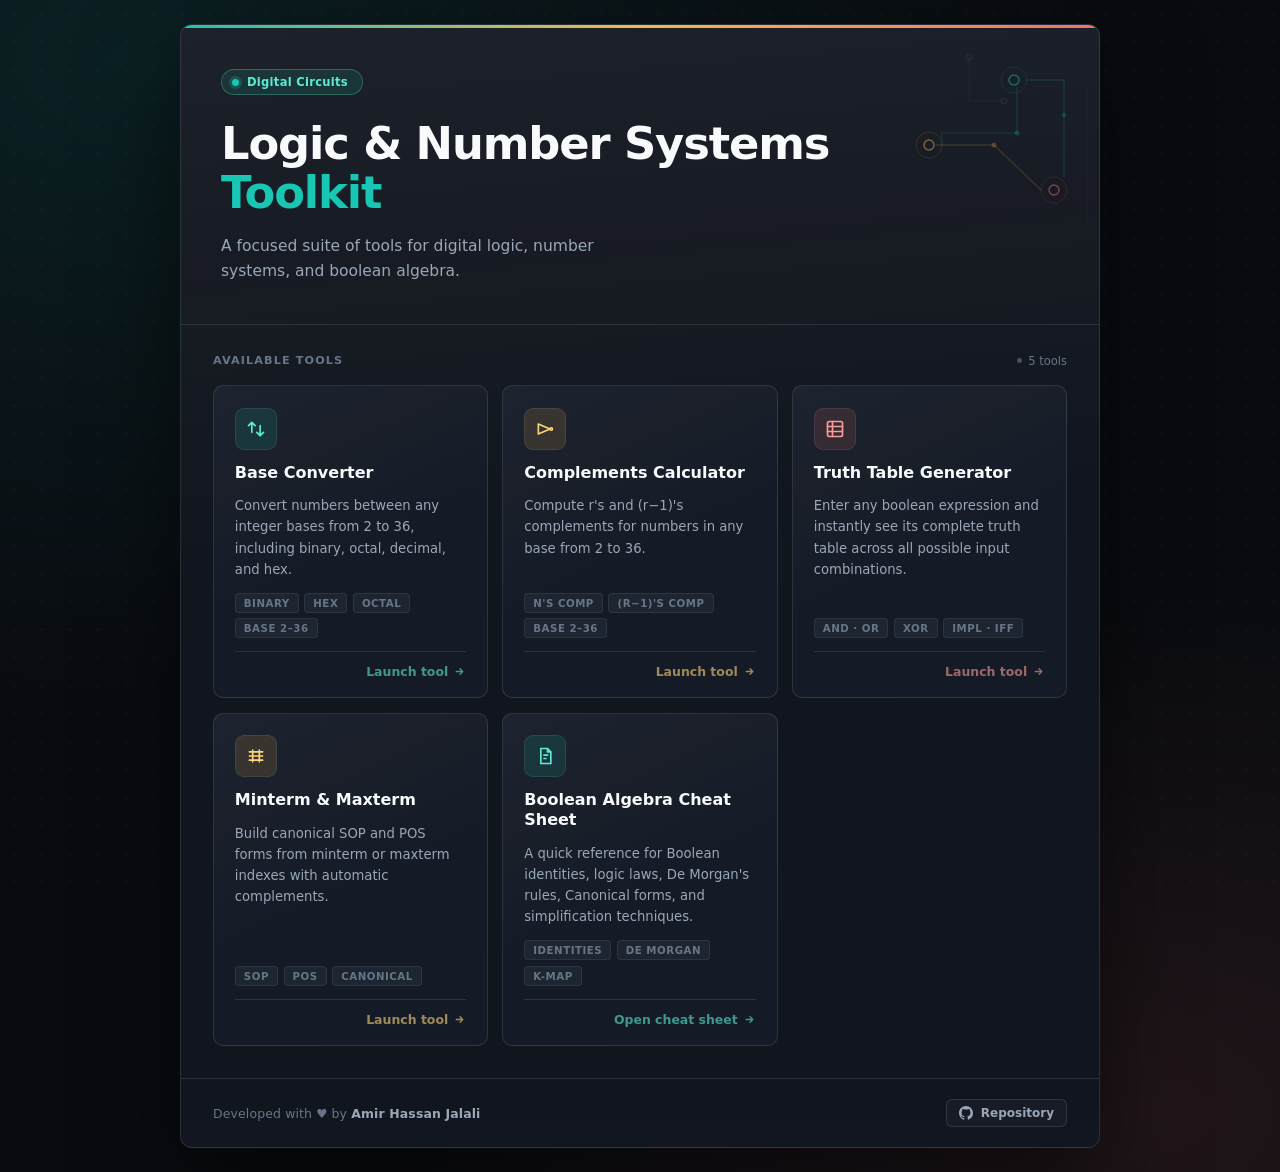
<file: index.html>
<!DOCTYPE html>
<html lang="en">

<head>
    <meta charset="UTF-8">
    <meta name="viewport" content="width=device-width, initial-scale=1.0">
    <title>Digital Circuits Lab</title>
    <link rel="stylesheet" href="assets/css/index.css">
</head>

<body>
    <div class="container">

        <header class="hero">
            <svg class="hero-deco" viewBox="0 0 340 220" fill="none" xmlns="http://www.w3.org/2000/svg"
                aria-hidden="true">
                <circle cx="255" cy="55" r="5" stroke="rgba(25,198,179,0.65)" stroke-width="1.5" />
                <circle cx="255" cy="55" r="13" stroke="rgba(25,198,179,0.18)" stroke-width="1" />
                <circle cx="170" cy="120" r="5" stroke="rgba(245,184,75,0.65)" stroke-width="1.5" />
                <circle cx="170" cy="120" r="13" stroke="rgba(245,184,75,0.18)" stroke-width="1" />
                <circle cx="295" cy="165" r="5" stroke="rgba(240,113,103,0.65)" stroke-width="1.5" />
                <circle cx="295" cy="165" r="13" stroke="rgba(240,113,103,0.18)" stroke-width="1" />

                <path d="M268 55 L305 55 L305 152" stroke="rgba(25,198,179,0.22)" stroke-width="1.5"
                    stroke-linecap="round" stroke-linejoin="round" />
                <path d="M258 62 L258 108 L183 108 L183 120" stroke="rgba(25,198,179,0.17)" stroke-width="1.5"
                    stroke-linecap="round" stroke-linejoin="round" />
                <path d="M177 120 L235 120 L282 165" stroke="rgba(245,184,75,0.22)" stroke-width="1.5"
                    stroke-linecap="round" stroke-linejoin="round" />
                <path d="M210 32 L210 76 L245 76" stroke="rgba(148,163,184,0.10)" stroke-width="1"
                    stroke-linecap="round" stroke-linejoin="round" />
                <path d="M328 65 L328 200" stroke="rgba(148,163,184,0.08)" stroke-width="1" stroke-linecap="round" />

                <circle cx="258" cy="108" r="2.5" fill="rgba(25,198,179,0.36)" />
                <circle cx="235" cy="120" r="2.5" fill="rgba(245,184,75,0.36)" />
                <circle cx="305" cy="90" r="2.5" fill="rgba(25,198,179,0.26)" />
                <circle cx="210" cy="32" r="3" stroke="rgba(148,163,184,0.2)" stroke-width="1" />
                <circle cx="245" cy="76" r="3" stroke="rgba(148,163,184,0.2)" stroke-width="1" />
            </svg>

            <div class="suite-badge">
                <span class="badge-dot"></span>
                Digital Circuits
            </div>

            <h1 class="hero-title">
                Logic &amp; Number Systems<br>
                <span class="accent-line">Toolkit</span>
            </h1>

            <p class="hero-subtitle">
                A focused suite of tools for digital logic, number systems, and boolean algebra.
            </p>
        </header>

        <main class="tools-section">
            <div class="section-header">
                <span class="section-label">Available Tools</span>
                <span class="section-count">5 tools</span>
            </div>

            <div class="tools-grid">
                <a class="tool-card teal" href="base-converter.html">
                    <div class="card-icon">
                        <svg viewBox="0 0 24 24" fill="none" stroke="currentColor" stroke-width="2"
                            xmlns="http://www.w3.org/2000/svg">
                            <path stroke-linecap="round" stroke-linejoin="round"
                                d="M7 16V4m0 0L3 8m4-4l4 4m6 0v12m0 0l4-4m-4 4l-4-4" />
                        </svg>
                    </div>
                    <div class="card-title">Base Converter</div>
                    <div class="card-desc">Convert numbers between any integer bases from 2 to 36, including binary,
                        octal, decimal, and hex.</div>
                    <div class="card-tags">
                        <span class="tag">Binary</span>
                        <span class="tag">Hex</span>
                        <span class="tag">Octal</span>
                        <span class="tag">Base 2–36</span>
                    </div>
                    <div class="card-footer">
                        <span class="launch-link">
                            Launch tool
                            <svg viewBox="0 0 24 24" fill="none" stroke="currentColor" stroke-width="2.5">
                                <path stroke-linecap="round" stroke-linejoin="round" d="M13 7l5 5m0 0l-5 5m5-5H6" />
                            </svg>
                        </span>
                    </div>
                </a>

                <a class="tool-card amber" href="complements.html">
                    <div class="card-icon">
                        <svg viewBox="0 0 24 24" fill="none" stroke="currentColor" stroke-width="2"
                            xmlns="http://www.w3.org/2000/svg">
                            <path stroke-linecap="round" stroke-linejoin="round" d="M4 18V6l14 6-14 6z" />
                            <circle cx="19.5" cy="12" r="1.5" />
                        </svg>
                    </div>
                    <div class="card-title">Complements Calculator</div>
                    <div class="card-desc">Compute r's and (r−1)'s complements for numbers in any base from 2 to 36.
                    </div>
                    <div class="card-tags">
                        <span class="tag">n's Comp</span>
                        <span class="tag">(r−1)'s Comp</span>
                        <span class="tag">Base 2–36</span>
                    </div>
                    <div class="card-footer">
                        <span class="launch-link">
                            Launch tool
                            <svg viewBox="0 0 24 24" fill="none" stroke="currentColor" stroke-width="2.5">
                                <path stroke-linecap="round" stroke-linejoin="round" d="M13 7l5 5m0 0l-5 5m5-5H6" />
                            </svg>
                        </span>
                    </div>
                </a>

                <a class="tool-card coral" href="truth-table.html">
                    <div class="card-icon">
                        <svg viewBox="0 0 24 24" fill="none" stroke="currentColor" stroke-width="2"
                            xmlns="http://www.w3.org/2000/svg">
                            <rect x="3" y="3" width="18" height="18" rx="2" ry="2" />
                            <path stroke-linecap="round" d="M3 9h18M3 15h18M9 3v18" />
                        </svg>
                    </div>
                    <div class="card-title">Truth Table Generator</div>
                    <div class="card-desc">Enter any boolean expression and instantly see its complete truth table
                        across all possible input combinations.</div>
                    <div class="card-tags">
                        <span class="tag">AND · OR</span>
                        <span class="tag">XOR</span>
                        <span class="tag">IMPL · IFF</span>
                    </div>
                    <div class="card-footer">
                        <span class="launch-link">
                            Launch tool
                            <svg viewBox="0 0 24 24" fill="none" stroke="currentColor" stroke-width="2.5">
                                <path stroke-linecap="round" stroke-linejoin="round" d="M13 7l5 5m0 0l-5 5m5-5H6" />
                            </svg>
                        </span>
                    </div>
                </a>

                <a class="tool-card amber" href="minterm-maxterm.html">
                    <div class="card-icon">
                        <svg viewBox="0 0 24 24" fill="none" stroke="currentColor" stroke-width="2"
                            xmlns="http://www.w3.org/2000/svg">
                            <path stroke-linecap="round" stroke-linejoin="round" d="M4 7h16M4 12h16M4 17h16" />
                            <path stroke-linecap="round" stroke-linejoin="round" d="M8 5v14M16 5v14" />
                        </svg>
                    </div>
                    <div class="card-title">Minterm &amp; Maxterm</div>
                    <div class="card-desc">Build canonical SOP and POS forms from minterm or maxterm indexes with
                        automatic complements.</div>
                    <div class="card-tags">
                        <span class="tag">SOP</span>
                        <span class="tag">POS</span>
                        <span class="tag">Canonical</span>
                    </div>
                    <div class="card-footer">
                        <span class="launch-link">
                            Launch tool
                            <svg viewBox="0 0 24 24" fill="none" stroke="currentColor" stroke-width="2.5">
                                <path stroke-linecap="round" stroke-linejoin="round" d="M13 7l5 5m0 0l-5 5m5-5H6" />
                            </svg>
                        </span>
                    </div>
                </a>

                <a class="tool-card teal" href="cheatsheet.html">
                    <div class="card-icon">
                        <svg viewBox="0 0 24 24" fill="none" stroke="currentColor" stroke-width="2">
                            <path d="M7 3h8l4 4v14H7z" />
                            <path d="M15 3v4h4" />
                            <path d="M10 11h6" />
                            <path d="M10 15h4" />
                        </svg>
                    </div>

                    <div class="card-title">Boolean Algebra Cheat Sheet</div>

                    <div class="card-desc">
                        A quick reference for Boolean identities, logic laws, De Morgan's rules, Canonical forms, and
                        simplification techniques.
                    </div>

                    <div class="card-tags">
                        <span class="tag">IDENTITIES</span>
                        <span class="tag">DE MORGAN</span>
                        <span class="tag">K-MAP</span>
                    </div>

                    <div class="card-footer">
                        <span class="launch-link">
                            Open cheat sheet
                            <svg viewBox="0 0 24 24" fill="none" stroke="currentColor" stroke-width="2.5">
                                <path stroke-linecap="round" stroke-linejoin="round" d="M13 7l5 5m0 0l-5 5m5-5H6" />
                            </svg>
                        </span>
                    </div>
                </a>
            </div>
        </main>

        <footer class="site-footer">
            <div class="footer-left">
                <!--<div class="footer-dots" aria-hidden="true">
                    <span class="footer-dot" style="background: var(--accent)"></span>
                    <span class="footer-dot" style="background: var(--amber)"></span>
                    <span class="footer-dot" style="background: var(--coral)"></span> 
                </div> -->
                <span class="footer-text">
                    Developed with &hearts; by
                    <a class="footer-link" href="https://github.com/Amir-Hassan-Jalali">Amir Hassan Jalali</a>
                </span>
            </div>

            <div class="footer-right">
                <a class="github-btn" href="https://github.com/Amir-Hassan-Jalali/Digital-Circuits-Toolkit"
                    target="_blank" rel="noopener noreferrer">
                    <svg viewBox="0 0 16 16" version="1.1" aria-hidden="true">
                        <path fill-rule="evenodd"
                            d="M8 0C3.58 0 0 3.58 0 8c0 3.54 2.29 6.53 5.47 7.59.4.07.55-.17.55-.38 0-.19-.01-.82-.01-1.49-2.01.37-2.53-.49-2.69-.94-.09-.23-.48-.94-.82-1.13-.28-.15-.68-.52-.01-.53.63-.01 1.08.58 1.23.82.72 1.21 1.87.87 2.33.66.07-.52.28-.87.51-1.07-1.78-.2-3.64-.89-3.64-3.95 0-.87.31-1.59.82-2.15-.08-.2-.36-1.02.08-2.12 0 0 .67-.21 2.2.82.64-.18 1.32-.27 2-.27.68 0 1.36.09 2 .27 1.53-1.04 2.2-.82 2.2-.82.44 1.1.16 1.92.08 2.12.51.56.82 1.27.82 2.15 0 3.07-1.87 3.75-3.65 3.95.29.25.54.73.54 1.48 0 1.07-.01 1.93-.01 2.2 0 .21.15.46.55.38A8.013 8.013 0 0016 8c0-4.58-3.58-8-8-8z">
                        </path>
                    </svg>
                    Repository
                </a>
            </div>
        </footer>

    </div>
</body>

</html>
</file>
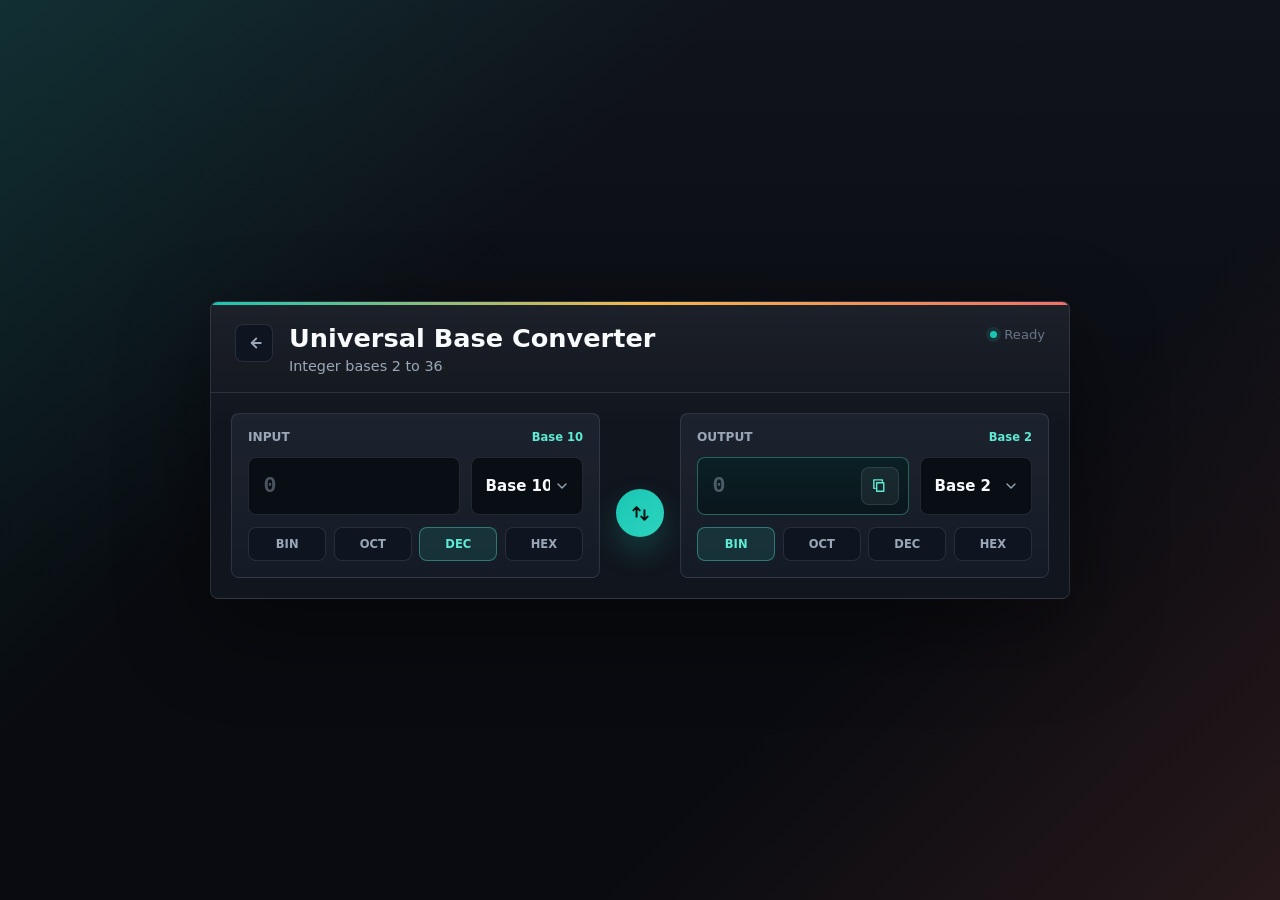
<file: base-converter.html>
<!DOCTYPE html>
<html lang="en">

<head>
    <meta charset="UTF-8">
    <meta name="viewport" content="width=device-width, initial-scale=1.0">
    <title>Universal Base Converter</title>
    <link rel="stylesheet" href="assets/css/base-converter.css">
</head>

<body>

    <div class="container">
        <header>
            <a class="back-btn" href="index.html" aria-label="Back to home" title="Back to home">
                <svg viewBox="0 0 24 24" fill="none" stroke="currentColor" stroke-width="2.4">
                    <path stroke-linecap="round" stroke-linejoin="round" d="M15 18l-6-6 6-6" />
                    <path stroke-linecap="round" stroke-linejoin="round" d="M9 12h12" />
                </svg>
            </a>
            <div>
                <h1>Universal Base Converter</h1>
                <p class="subtitle">Integer bases 2 to 36</p>
            </div>
            <div class="status-line" id="statusLine">
                <span class="status-dot"></span>
                <span id="statusText">Ready</span>
            </div>
        </header>

        <div class="workspace">

            <div class="input-group">
                <label for="inputValue">
                    <span>Input</span>
                    <span id="inputBaseDisplay">Base 10</span>
                </label>
                <div class="input-wrapper">
                    <input type="text" id="inputValue" placeholder="0" autocomplete="off">
                    <select id="inputBase" aria-label="Input base">
                        <!-- Options populated by JS -->
                    </select>
                </div>
                <div class="base-shortcuts" data-target="inputBase" aria-label="Input base presets">
                    <button class="preset-btn" type="button" data-base="2">BIN</button>
                    <button class="preset-btn" type="button" data-base="8">OCT</button>
                    <button class="preset-btn" type="button" data-base="10">DEC</button>
                    <button class="preset-btn" type="button" data-base="16">HEX</button>
                </div>
            </div>

            <div class="swap-container">
                <button class="swap-btn" id="swapBtn" type="button" title="Swap Input and Output"
                    aria-label="Swap input and output bases">
                    <svg xmlns="http://www.w3.org/2000/svg" fill="none" viewBox="0 0 24 24" stroke="currentColor"
                        stroke-width="2.5">
                        <path stroke-linecap="round" stroke-linejoin="round"
                            d="M7 16V4m0 0L3 8m4-4l4 4m6 0v12m0 0l4-4m-4 4l-4-4" />
                    </svg>
                </button>
            </div>

            <div class="input-group">
                <label for="outputValue">
                    <span>Output</span>
                    <span id="outputBaseDisplay">Base 2</span>
                </label>
                <div class="input-wrapper">
                    <div class="output-wrapper">
                        <input type="text" id="outputValue" class="output-field" readonly placeholder="0">
                        <button class="copy-btn" id="copyBtn" type="button" title="Copy output"
                            aria-label="Copy output">
                            <svg xmlns="http://www.w3.org/2000/svg" fill="none" viewBox="0 0 24 24"
                                stroke="currentColor" stroke-width="2">
                                <path stroke-linecap="round" stroke-linejoin="round"
                                    d="M8 8h10v12H8z M6 16H4V4h12v2" />
                            </svg>
                        </button>
                    </div>
                    <select id="outputBase" aria-label="Output base">
                        <!-- Options populated by JS -->
                    </select>
                </div>
                <div class="base-shortcuts" data-target="outputBase" aria-label="Output base presets">
                    <button class="preset-btn" type="button" data-base="2">BIN</button>
                    <button class="preset-btn" type="button" data-base="8">OCT</button>
                    <button class="preset-btn" type="button" data-base="10">DEC</button>
                    <button class="preset-btn" type="button" data-base="16">HEX</button>
                </div>
            </div>

        </div>
    </div>

    <!-- Toast Notification -->
    <div id="toast" class="toast">Copied to clipboard!</div>
    <script src="assets/js/base-converter.js"></script>

</body>

</html>
</file>
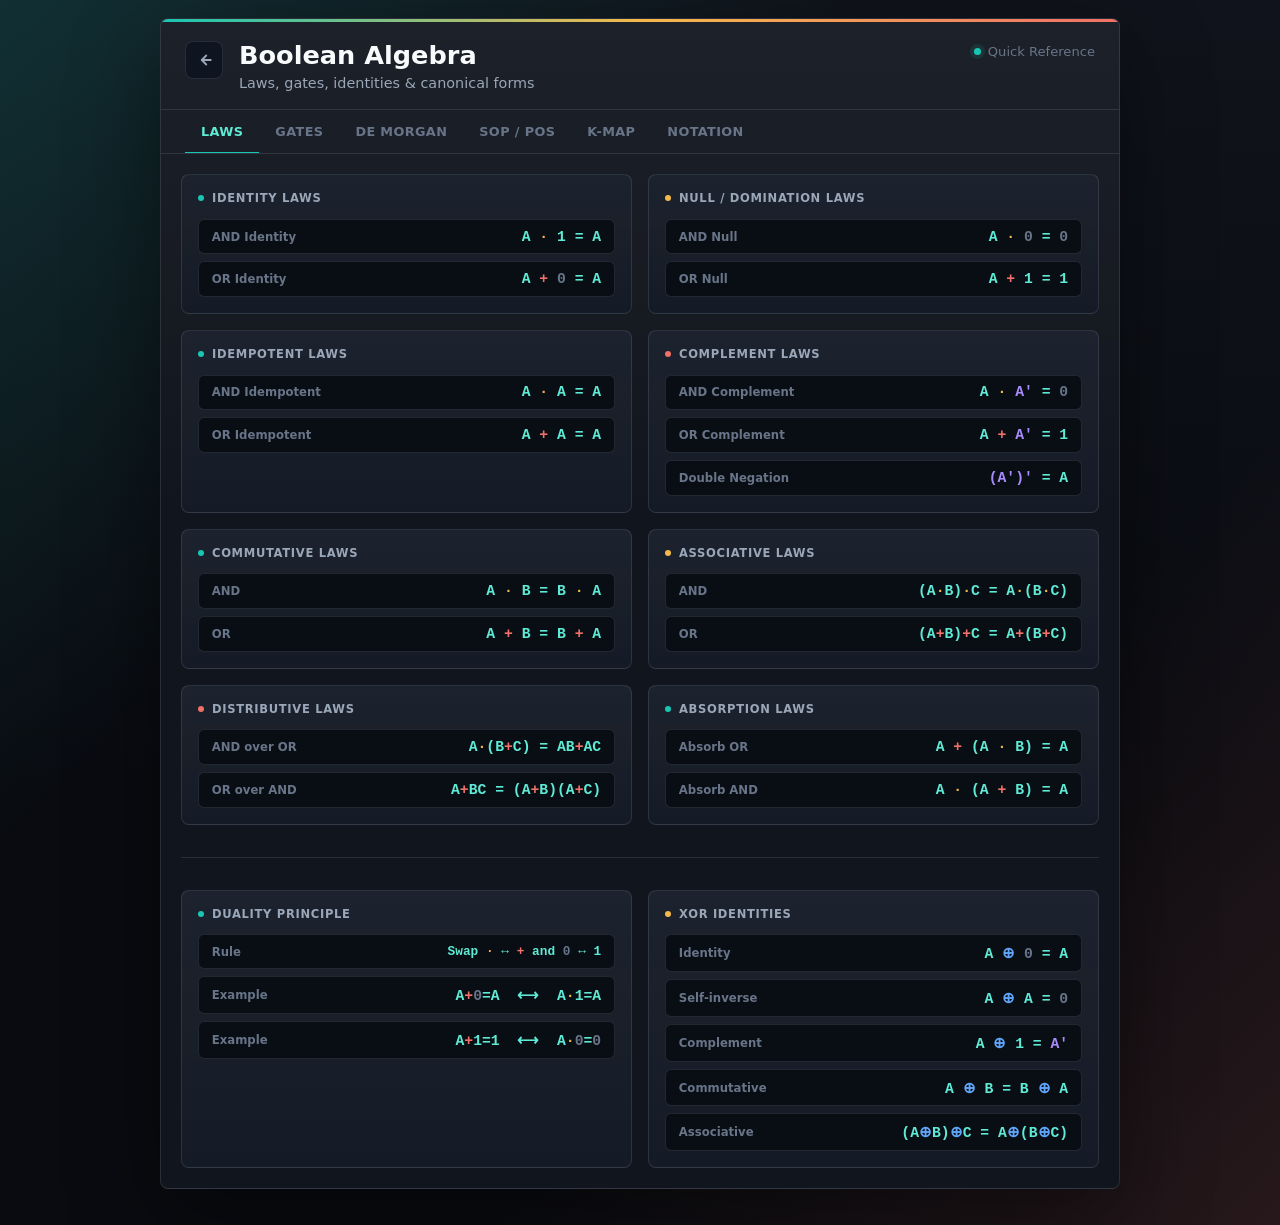
<file: cheatsheet.html>
<!DOCTYPE html>
<html lang="en">

<head>
    <meta charset="UTF-8">
    <meta name="viewport" content="width=device-width, initial-scale=1.0">
    <title>Boolean Algebra Cheatsheet</title>
    <link rel="stylesheet" href="assets/css/cheatsheet.css">
</head>

<body>
    <div class="container">

        <header>
            <a class="back-btn" href="index.html" aria-label="Back to home" title="Back to home">
                <svg viewBox="0 0 24 24" fill="none" stroke="currentColor" stroke-width="2.4">
                    <path stroke-linecap="round" stroke-linejoin="round" d="M15 18l-6-6 6-6" />
                    <path stroke-linecap="round" stroke-linejoin="round" d="M9 12h12" />
                </svg>
            </a>
            <div>
                <h1>Boolean Algebra</h1>
                <p class="subtitle">Laws, gates, identities &amp; canonical forms</p>
            </div>
            <div class="status-line">
                <span class="status-dot"></span>
                <span>Quick Reference</span>
            </div>
        </header>

        <nav class="tab-nav" role="tablist">
            <button class="tab-btn active" role="tab" data-tab="laws">Laws</button>
            <button class="tab-btn" role="tab" data-tab="gates">Gates</button>
            <button class="tab-btn" role="tab" data-tab="demorgan">De Morgan</button>
            <button class="tab-btn" role="tab" data-tab="forms">SOP / POS</button>
            <button class="tab-btn" role="tab" data-tab="kmap">K-Map</button>
            <button class="tab-btn" role="tab" data-tab="notation">Notation</button>
        </nav>

        <!-- ── LAWS ── -->
        <div class="tab-panel active" id="tab-laws">
            <div class="section-grid two-col">

                <div class="card">
                    <div class="card-title"><span class="card-title-dot dot-accent"></span>Identity Laws</div>
                    <div class="law-list">
                        <div class="law-row">
                            <span class="law-name">AND Identity</span>
                            <span class="law-expr">A <span class="op-and">·</span> <span class="val-1">1</span> =
                                A</span>
                        </div>
                        <div class="law-row">
                            <span class="law-name">OR Identity</span>
                            <span class="law-expr">A <span class="op-or">+</span> <span class="val-0">0</span> =
                                A</span>
                        </div>
                    </div>
                </div>

                <div class="card">
                    <div class="card-title"><span class="card-title-dot dot-amber"></span>Null / Domination Laws</div>
                    <div class="law-list">
                        <div class="law-row">
                            <span class="law-name">AND Null</span>
                            <span class="law-expr">A <span class="op-and">·</span> <span class="val-0">0</span> = <span
                                    class="val-0">0</span></span>
                        </div>
                        <div class="law-row">
                            <span class="law-name">OR Null</span>
                            <span class="law-expr">A <span class="op-or">+</span> <span class="val-1">1</span> = <span
                                    class="val-1">1</span></span>
                        </div>
                    </div>
                </div>

                <div class="card">
                    <div class="card-title"><span class="card-title-dot dot-accent"></span>Idempotent Laws</div>
                    <div class="law-list">
                        <div class="law-row">
                            <span class="law-name">AND Idempotent</span>
                            <span class="law-expr">A <span class="op-and">·</span> A = A</span>
                        </div>
                        <div class="law-row">
                            <span class="law-name">OR Idempotent</span>
                            <span class="law-expr">A <span class="op-or">+</span> A = A</span>
                        </div>
                    </div>
                </div>

                <div class="card">
                    <div class="card-title"><span class="card-title-dot dot-coral"></span>Complement Laws</div>
                    <div class="law-list">
                        <div class="law-row">
                            <span class="law-name">AND Complement</span>
                            <span class="law-expr">A <span class="op-and">·</span> <span class="op-not">A′</span> = <span
                                    class="val-0">0</span></span>
                        </div>
                        <div class="law-row">
                            <span class="law-name">OR Complement</span>
                            <span class="law-expr">A <span class="op-or">+</span> <span class="op-not">A′</span> = <span
                                    class="val-1">1</span></span>
                        </div>
                        <div class="law-row">
                            <span class="law-name">Double Negation</span>
                            <span class="law-expr"><span class="op-not">(A′)′</span> = A</span>
                        </div>
                    </div>
                </div>

                <div class="card">
                    <div class="card-title"><span class="card-title-dot dot-accent"></span>Commutative Laws</div>
                    <div class="law-list">
                        <div class="law-row">
                            <span class="law-name">AND</span>
                            <span class="law-expr">A <span class="op-and">·</span> B = B <span class="op-and">·</span>
                                A</span>
                        </div>
                        <div class="law-row">
                            <span class="law-name">OR</span>
                            <span class="law-expr">A <span class="op-or">+</span> B = B <span class="op-or">+</span>
                                A</span>
                        </div>
                    </div>
                </div>

                <div class="card">
                    <div class="card-title"><span class="card-title-dot dot-amber"></span>Associative Laws</div>
                    <div class="law-list">
                        <div class="law-row">
                            <span class="law-name">AND</span>
                            <span class="law-expr">(A<span class="op-and">·</span>B)<span class="op-and">·</span>C =
                                A<span class="op-and">·</span>(B<span class="op-and">·</span>C)</span>
                        </div>
                        <div class="law-row">
                            <span class="law-name">OR</span>
                            <span class="law-expr">(A<span class="op-or">+</span>B)<span class="op-or">+</span>C =
                                A<span class="op-or">+</span>(B<span class="op-or">+</span>C)</span>
                        </div>
                    </div>
                </div>

                <div class="card">
                    <div class="card-title"><span class="card-title-dot dot-coral"></span>Distributive Laws</div>
                    <div class="law-list">
                        <div class="law-row">
                            <span class="law-name">AND over OR</span>
                            <span class="law-expr">A<span class="op-and">·</span>(B<span class="op-or">+</span>C) =
                                AB<span class="op-or">+</span>AC</span>
                        </div>
                        <div class="law-row">
                            <span class="law-name">OR over AND</span>
                            <span class="law-expr">A<span class="op-or">+</span>BC = (A<span
                                    class="op-or">+</span>B)(A<span class="op-or">+</span>C)</span>
                        </div>
                    </div>
                </div>

                <div class="card">
                    <div class="card-title"><span class="card-title-dot dot-accent"></span>Absorption Laws</div>
                    <div class="law-list">
                        <div class="law-row">
                            <span class="law-name">Absorb OR</span>
                            <span class="law-expr">A <span class="op-or">+</span> (A <span class="op-and">·</span> B) =
                                A</span>
                        </div>
                        <div class="law-row">
                            <span class="law-name">Absorb AND</span>
                            <span class="law-expr">A <span class="op-and">·</span> (A <span class="op-or">+</span> B) =
                                A</span>
                        </div>
                    </div>
                </div>
                <hr style="grid-column: 1 / -1; border: none; border-top: 1px solid rgba(148, 163, 184, 0.18); margin: 1rem 0;">
                <div class="card">
                    <div class="card-title"><span class="card-title-dot dot-accent"></span>Duality Principle</div>
                    <div class="law-list">
                        <div class="law-row">
                            <span class="law-name">Rule</span>
                            <span class="law-expr" style="font-size:0.8rem">Swap <span class="op-and">·</span> ↔ <span
                                    class="op-or">+</span> and <span class="val-0">0</span> ↔ <span
                                    class="val-1">1</span></span>
                        </div>
                        <div class="law-row">
                            <span class="law-name">Example</span>
                            <span class="law-expr">A<span class="op-or">+</span><span class="val-0">0</span>=A
                                &nbsp;⟷&nbsp; A<span class="op-and">·</span><span class="val-1">1</span>=A</span>
                        </div>
                        <div class="law-row">
                            <span class="law-name">Example</span>
                            <span class="law-expr">A<span class="op-or">+</span><span class="val-1">1</span>=<span
                                    class="val-1">1</span> &nbsp;⟷&nbsp; A<span class="op-and">·</span><span
                                    class="val-0">0</span>=<span class="val-0">0</span></span>
                        </div>
                    </div>
                </div>
                                <div class="card">
                    <div class="card-title"><span class="card-title-dot dot-amber"></span>XOR Identities</div>
                    <div class="law-list">
                        <div class="law-row">
                            <span class="law-name">Identity</span>
                            <span class="law-expr">A <span class="op-xor">⊕</span> <span class="val-0">0</span> =
                                A</span>
                        </div>
                        <div class="law-row">
                            <span class="law-name">Self-inverse</span>
                            <span class="law-expr">A <span class="op-xor">⊕</span> A = <span
                                    class="val-0">0</span></span>
                        </div>
                        <div class="law-row">
                            <span class="law-name">Complement</span>
                            <span class="law-expr">A <span class="op-xor">⊕</span> <span class="val-1">1</span> = <span
                                    class="op-not">A′</span></span>
                        </div>
                        <div class="law-row">
                            <span class="law-name">Commutative</span>
                            <span class="law-expr">A <span class="op-xor">⊕</span> B = B <span class="op-xor">⊕</span>
                                A</span>
                        </div>
                        <div class="law-row">
                            <span class="law-name">Associative</span>
                            <span class="law-expr">(A<span class="op-xor">⊕</span>B)<span class="op-xor">⊕</span>C =
                                A<span class="op-xor">⊕</span>(B<span class="op-xor">⊕</span>C)</span>
                        </div>
                    </div>
                </div>

            </div>
        </div>

        <!-- ── GATES ── -->
        <div class="tab-panel" id="tab-gates">
            <div class="gates-grid">

                <!-- AND -->
                <div class="gate-card">
                    <div class="gate-card-header">
                        <span class="gate-name">AND Gate</span>
                        <span class="gate-symbol-badge amber">A · B</span>
                    </div>
                    <div class="gate-expr" style="color:var(--amber)">Output is 1 only when ALL inputs are 1</div>
                    <table class="mini-table">
                        <thead>
                            <tr>
                                <th>A</th>
                                <th>B</th>
                                <th class="r">A·B</th>
                            </tr>
                        </thead>
                        <tbody>
                            <tr>
                                <td class="v0">0</td>
                                <td class="v0">0</td>
                                <td class="v0">0</td>
                            </tr>
                            <tr>
                                <td class="v0">0</td>
                                <td class="v1">1</td>
                                <td class="v0">0</td>
                            </tr>
                            <tr>
                                <td class="v1">1</td>
                                <td class="v0">0</td>
                                <td class="v0">0</td>
                            </tr>
                            <tr>
                                <td class="v1">1</td>
                                <td class="v1">1</td>
                                <td class="v1">1</td>
                            </tr>
                        </tbody>
                    </table>
                </div>

                <!-- OR -->
                <div class="gate-card">
                    <div class="gate-card-header">
                        <span class="gate-name">OR Gate</span>
                        <span class="gate-symbol-badge coral">A + B</span>
                    </div>
                    <div class="gate-expr" style="color:var(--coral)">Output is 1 when ANY input is 1</div>
                    <table class="mini-table">
                        <thead>
                            <tr>
                                <th>A</th>
                                <th>B</th>
                                <th class="r">A+B</th>
                            </tr>
                        </thead>
                        <tbody>
                            <tr>
                                <td class="v0">0</td>
                                <td class="v0">0</td>
                                <td class="v0">0</td>
                            </tr>
                            <tr>
                                <td class="v0">0</td>
                                <td class="v1">1</td>
                                <td class="v1">1</td>
                            </tr>
                            <tr>
                                <td class="v1">1</td>
                                <td class="v0">0</td>
                                <td class="v1">1</td>
                            </tr>
                            <tr>
                                <td class="v1">1</td>
                                <td class="v1">1</td>
                                <td class="v1">1</td>
                            </tr>
                        </tbody>
                    </table>
                </div>

                <!-- NOT -->
                <div class="gate-card">
                    <div class="gate-card-header">
                        <span class="gate-name">NOT Gate</span>
                        <span class="gate-symbol-badge violet">A′</span>
                    </div>
                    <div class="gate-expr" style="color:#a78bfa">Inverts the input (complement)</div>
                    <table class="mini-table">
                        <thead>
                            <tr>
                                <th>A</th>
                                <th class="r">A′</th>
                            </tr>
                        </thead>
                        <tbody>
                            <tr>
                                <td class="v0">0</td>
                                <td class="v1">1</td>
                            </tr>
                            <tr>
                                <td class="v1">1</td>
                                <td class="v0">0</td>
                            </tr>
                        </tbody>
                    </table>
                </div>

                <!-- NAND -->
                <div class="gate-card">
                    <div class="gate-card-header">
                        <span class="gate-name">NAND Gate</span>
                        <span class="gate-symbol-badge violet">(A·B)′</span>
                    </div>
                    <div class="gate-expr" style="color:#a78bfa">NOT AND — universal gate</div>
                    <table class="mini-table">
                        <thead>
                            <tr>
                                <th>A</th>
                                <th>B</th>
                                <th class="r">(A·B)′</th>
                            </tr>
                        </thead>
                        <tbody>
                            <tr>
                                <td class="v0">0</td>
                                <td class="v0">0</td>
                                <td class="v1">1</td>
                            </tr>
                            <tr>
                                <td class="v0">0</td>
                                <td class="v1">1</td>
                                <td class="v1">1</td>
                            </tr>
                            <tr>
                                <td class="v1">1</td>
                                <td class="v0">0</td>
                                <td class="v1">1</td>
                            </tr>
                            <tr>
                                <td class="v1">1</td>
                                <td class="v1">1</td>
                                <td class="v0">0</td>
                            </tr>
                        </tbody>
                    </table>
                </div>

                <!-- NOR -->
                <div class="gate-card">
                    <div class="gate-card-header">
                        <span class="gate-name">NOR Gate</span>
                        <span class="gate-symbol-badge violet">(A+B)′</span>
                    </div>
                    <div class="gate-expr" style="color:#a78bfa">NOT OR — universal gate</div>
                    <table class="mini-table">
                        <thead>
                            <tr>
                                <th>A</th>
                                <th>B</th>
                                <th class="r">(A+B)′</th>
                            </tr>
                        </thead>
                        <tbody>
                            <tr>
                                <td class="v0">0</td>
                                <td class="v0">0</td>
                                <td class="v1">1</td>
                            </tr>
                            <tr>
                                <td class="v0">0</td>
                                <td class="v1">1</td>
                                <td class="v0">0</td>
                            </tr>
                            <tr>
                                <td class="v1">1</td>
                                <td class="v0">0</td>
                                <td class="v0">0</td>
                            </tr>
                            <tr>
                                <td class="v1">1</td>
                                <td class="v1">1</td>
                                <td class="v0">0</td>
                            </tr>
                        </tbody>
                    </table>
                </div>

                <!-- XOR -->
                <div class="gate-card">
                    <div class="gate-card-header">
                        <span class="gate-name">XOR Gate</span>
                        <span class="gate-symbol-badge blue">A ⊕ B</span>
                    </div>
                    <div class="gate-expr" style="color:#60a5fa">Output is 1 when inputs DIFFER</div>
                    <table class="mini-table">
                        <thead>
                            <tr>
                                <th>A</th>
                                <th>B</th>
                                <th class="r">A⊕B</th>
                            </tr>
                        </thead>
                        <tbody>
                            <tr>
                                <td class="v0">0</td>
                                <td class="v0">0</td>
                                <td class="v0">0</td>
                            </tr>
                            <tr>
                                <td class="v0">0</td>
                                <td class="v1">1</td>
                                <td class="v1">1</td>
                            </tr>
                            <tr>
                                <td class="v1">1</td>
                                <td class="v0">0</td>
                                <td class="v1">1</td>
                            </tr>
                            <tr>
                                <td class="v1">1</td>
                                <td class="v1">1</td>
                                <td class="v0">0</td>
                            </tr>
                        </tbody>
                    </table>
                </div>

                <!-- XNOR -->
                <div class="gate-card">
                    <div class="gate-card-header">
                        <span class="gate-name">XNOR Gate</span>
                        <span class="gate-symbol-badge blue">A ⊙ B</span>
                    </div>
                    <div class="gate-expr" style="color:#60a5fa">Output is 1 when inputs are EQUAL</div>
                    <table class="mini-table">
                        <thead>
                            <tr>
                                <th>A</th>
                                <th>B</th>
                                <th class="r">A⊙B</th>
                            </tr>
                        </thead>
                        <tbody>
                            <tr>
                                <td class="v0">0</td>
                                <td class="v0">0</td>
                                <td class="v1">1</td>
                            </tr>
                            <tr>
                                <td class="v0">0</td>
                                <td class="v1">1</td>
                                <td class="v0">0</td>
                            </tr>
                            <tr>
                                <td class="v1">1</td>
                                <td class="v0">0</td>
                                <td class="v0">0</td>
                            </tr>
                            <tr>
                                <td class="v1">1</td>
                                <td class="v1">1</td>
                                <td class="v1">1</td>
                            </tr>
                        </tbody>
                    </table>
                </div>

                <!-- Buffer -->
                <div class="gate-card">
                    <div class="gate-card-header">
                        <span class="gate-name">Buffer</span>
                        <span class="gate-symbol-badge">A</span>
                    </div>
                    <div class="gate-expr" style="color:var(--text-muted)">Output equals input — used for signal driving
                    </div>
                    <table class="mini-table">
                        <thead>
                            <tr>
                                <th>A</th>
                                <th class="r">Out</th>
                            </tr>
                        </thead>
                        <tbody>
                            <tr>
                                <td class="v0">0</td>
                                <td class="v0">0</td>
                            </tr>
                            <tr>
                                <td class="v1">1</td>
                                <td class="v1">1</td>
                            </tr>
                        </tbody>
                    </table>
                </div>

            </div>
        </div>

        <!-- ── DE MORGAN ── -->
        <div class="tab-panel" id="tab-demorgan">
            <div class="section-grid full">

                <div class="card">
                    <div class="card-title"><span class="card-title-dot dot-coral"></span>De Morgan's Theorems</div>
                    <div class="demorgan-row">
                        <div class="demorgan-label">First Theorem — NAND → NOR of complements</div>
                        <div class="demorgan-expr">
                            <span style="color:#a78bfa">(A · B)′</span>
                            <span class="demorgan-eq">=</span>
                            <span style="color:#a78bfa">A′</span>
                            <span style="color:var(--coral)"> + </span>
                            <span style="color:#a78bfa">B′</span>
                        </div>
                    </div>
                    <div class="demorgan-row">
                        <div class="demorgan-label">Second Theorem — NOR → NAND of complements</div>
                        <div class="demorgan-expr">
                            <span style="color:#a78bfa">(A + B)′</span>
                            <span class="demorgan-eq">=</span>
                            <span style="color:#a78bfa">A′</span>
                            <span style="color:var(--amber)"> · </span>
                            <span style="color:#a78bfa">B′</span>
                        </div>
                    </div>
                </div>

                <div class="card">
                    <div class="card-title"><span class="card-title-dot dot-accent"></span>Generalized Form</div>
                    <div class="demorgan-row">
                        <div class="demorgan-label">Complement of AND</div>
                        <div class="demorgan-expr">
                            <span style="color:#a78bfa">(A₁ · A₂ · … · Aₙ)′</span>
                            <span class="demorgan-eq">=</span>
                            <span style="color:#a78bfa">A₁′</span>
                            <span style="color:var(--coral)"> + </span>
                            <span style="color:#a78bfa">A₂′</span>
                            <span style="color:var(--coral)"> + … + </span>
                            <span style="color:#a78bfa">Aₙ′</span>
                        </div>
                    </div>
                    <div class="demorgan-row">
                        <div class="demorgan-label">Complement of OR</div>
                        <div class="demorgan-expr">
                            <span style="color:#a78bfa">(A₁ + A₂ + … + Aₙ)′</span>
                            <span class="demorgan-eq">=</span>
                            <span style="color:#a78bfa">A₁′</span>
                            <span style="color:var(--amber)"> · </span>
                            <span style="color:#a78bfa">A₂′</span>
                            <span style="color:var(--amber)"> · … · </span>
                            <span style="color:#a78bfa">Aₙ′</span>
                        </div>
                    </div>
                </div>

                <div class="card">
                    <div class="card-title"><span class="card-title-dot dot-amber"></span>Application — Gate
                        Substitution</div>
                    <div class="law-list">
                        <div class="law-row">
                            <span class="law-name">NAND from NOR</span>
                            <span class="law-expr"><span class="op-not">(A·B)′</span> = <span
                                    class="op-not">((A′+B′)′)′</span></span>
                        </div>
                        <div class="law-row">
                            <span class="law-name">AND from NAND</span>
                            <span class="law-expr">A<span class="op-and">·</span>B = <span
                                    class="op-not">((A·B)′)′</span></span>
                        </div>
                        <div class="law-row">
                            <span class="law-name">OR from NAND</span>
                            <span class="law-expr">A<span class="op-or">+</span>B = <span
                                    class="op-not">(A′·B′)′</span></span>
                        </div>
                        <div class="law-row">
                            <span class="law-name">NOT from NAND</span>
                            <span class="law-expr"><span class="op-not">A′</span> = <span
                                    class="op-not">(A·A)′</span></span>
                        </div>
                        <div class="law-row">
                            <span class="law-name">NOT from NOR</span>
                            <span class="law-expr"><span class="op-not">A′</span> = <span
                                    class="op-not">(A+A)′</span></span>
                        </div>
                    </div>
                </div>

            </div>
        </div>

        <!-- ── SOP / POS ── -->
        <div class="tab-panel" id="tab-forms">
            <div class="section-grid two-col">

                <div class="card">
                    <div class="card-title"><span class="card-title-dot dot-amber"></span>Sum of Products (SOP)</div>
                    <div class="form-block">
                        <div class="form-block-label amber">Structure</div>
                        <div class="form-block-expr">F = <span style="color:var(--amber)">(A′B′C)</span> <span
                                style="color:var(--coral)">+</span> <span style="color:var(--amber)">(AB′C)</span> <span
                                style="color:var(--coral)">+</span> <span style="color:var(--amber)">(ABC)</span></div>
                        <div class="form-block-desc">OR of AND terms (minterms). Each term is a product; the expression
                            is their sum.</div>
                    </div>
                    <div class="form-block">
                        <div class="form-block-label amber">Minterm (m)</div>
                        <div class="form-block-expr">Row where F = <span style="color:var(--accent-hover)">1</span>
                        </div>
                        <div class="form-block-desc">Include the row's AND term in the sum. Complement variables that
                            are 0 in that row.</div>
                    </div>
                    <div class="form-block">
                        <div class="form-block-label amber">Σ Notation</div>
                        <div class="form-block-expr">F(A,B,C) = Σm(<span
                                style="color:var(--accent-hover)">1,3,5,7</span>)</div>
                        <div class="form-block-desc">List the row indices (minterms) where F = 1.</div>
                    </div>
                </div>

                <div class="card">
                    <div class="card-title"><span class="card-title-dot dot-coral"></span>Product of Sums (POS)</div>
                    <div class="form-block">
                        <div class="form-block-label coral">Structure</div>
                        <div class="form-block-expr">F = <span style="color:var(--coral)">(A+B+C)</span> <span
                                style="color:var(--amber)">·</span> <span style="color:var(--coral)">(A′+B+C′)</span>
                        </div>
                        <div class="form-block-desc">AND of OR terms (maxterms). Each term is a sum; the expression is
                            their product.</div>
                    </div>
                    <div class="form-block">
                        <div class="form-block-label coral">Maxterm (M)</div>
                        <div class="form-block-expr">Row where F = <span style="color:var(--text-muted)">0</span></div>
                        <div class="form-block-desc">Include the row's OR term in the product. Complement variables that
                            are 1 in that row.</div>
                    </div>
                    <div class="form-block">
                        <div class="form-block-label coral">Π Notation</div>
                        <div class="form-block-expr">F(A,B,C) = ΠM(<span style="color:var(--coral)">0,2,4,6</span>)
                        </div>
                        <div class="form-block-desc">List the row indices (maxterms) where F = 0.</div>
                    </div>
                </div>

                <div class="card">
                    <div class="card-title"><span class="card-title-dot dot-accent"></span>Minterm / Maxterm
                        Relationship</div>
                    <div class="law-list">
                        <div class="law-row">
                            <span class="law-name">Complement</span>
                            <span class="law-expr">mᵢ = <span class="op-not">Mᵢ′</span></span>
                        </div>
                        <div class="law-row">
                            <span class="law-name">SOP ↔ POS</span>
                            <span class="law-expr">Σm(…) = ΠM(remaining)</span>
                        </div>
                        <div class="law-row">
                            <span class="law-name">Total rows</span>
                            <span class="law-expr">2ⁿ for n variables</span>
                        </div>
                    </div>
                </div>

                <div class="card">
                    <div class="card-title"><span class="card-title-dot dot-amber"></span>Simplification Steps</div>
                    <div class="law-list">
                        <div class="law-row">
                            <span class="law-name">Step 1</span>
                            <span class="law-expr" style="font-size:0.78rem">Build truth table</span>
                        </div>
                        <div class="law-row">
                            <span class="law-name">Step 2</span>
                            <span class="law-expr" style="font-size:0.78rem">Identify 1-rows (SOP)</span>
                        </div>
                        <div class="law-row">
                            <span class="law-name">Step 3</span>
                            <span class="law-expr" style="font-size:0.78rem">Write minterms</span>
                        </div>
                        <div class="law-row">
                            <span class="law-name">Step 4</span>
                            <span class="law-expr" style="font-size:0.78rem">Simplify with K-Map</span>
                        </div>
                    </div>
                </div>

            </div>
        </div>

        <!-- ── K-MAP ── -->
        <div class="tab-panel" id="tab-kmap">
            <div class="section-grid two-col">

                <div class="card">
                    <div class="card-title"><span class="card-title-dot dot-accent"></span>2-Variable K-Map</div>
                    <div class="kmap-wrapper">
                        <table class="kmap-table" id="kmap2">
                            <thead>
                                <tr>
                                    <th></th>
                                    <th>B=0</th>
                                    <th>B=1</th>
                                </tr>
                            </thead>
                            <tbody>
                                <tr>
                                    <th>A=0</th>
                                    <td data-idx="0">0</td>
                                    <td data-idx="1">0</td>
                                </tr>
                                <tr>
                                    <th>A=1</th>
                                    <td data-idx="2">0</td>
                                    <td data-idx="3">0</td>
                                </tr>
                            </tbody>
                        </table>
                    </div>
                    <p class="kmap-hint">Click cells to toggle 0 / 1</p>
                </div>

                <div class="card">
                    <div class="card-title"><span class="card-title-dot dot-amber"></span>3-Variable K-Map</div>
                    <div class="kmap-wrapper">
                        <table class="kmap-table" id="kmap3">
                            <thead>
                                <tr>
                                    <th>A \ BC</th>
                                    <th>00</th>
                                    <th>01</th>
                                    <th>11</th>
                                    <th>10</th>
                                </tr>
                            </thead>
                            <tbody>
                                <tr>
                                    <th>0</th>
                                    <td data-idx="0">0</td>
                                    <td data-idx="1">0</td>
                                    <td data-idx="3">0</td>
                                    <td data-idx="2">0</td>
                                </tr>
                                <tr>
                                    <th>1</th>
                                    <td data-idx="4">0</td>
                                    <td data-idx="5">0</td>
                                    <td data-idx="7">0</td>
                                    <td data-idx="6">0</td>
                                </tr>
                            </tbody>
                        </table>
                    </div>
                    <p class="kmap-hint">Gray code ordering: 00 01 11 10</p>
                </div>

                <div class="card">
                    <div class="card-title"><span class="card-title-dot dot-coral"></span>4-Variable K-Map</div>
                    <div class="kmap-wrapper">
                        <table class="kmap-table" id="kmap4">
                            <thead>
                                <tr>
                                    <th>AB \ CD</th>
                                    <th>00</th>
                                    <th>01</th>
                                    <th>11</th>
                                    <th>10</th>
                                </tr>
                            </thead>
                            <tbody>
                                <tr>
                                    <th>00</th>
                                    <td data-idx="0">0</td>
                                    <td data-idx="1">0</td>
                                    <td data-idx="3">0</td>
                                    <td data-idx="2">0</td>
                                </tr>
                                <tr>
                                    <th>01</th>
                                    <td data-idx="4">0</td>
                                    <td data-idx="5">0</td>
                                    <td data-idx="7">0</td>
                                    <td data-idx="6">0</td>
                                </tr>
                                <tr>
                                    <th>11</th>
                                    <td data-idx="12">0</td>
                                    <td data-idx="13">0</td>
                                    <td data-idx="15">0</td>
                                    <td data-idx="14">0</td>
                                </tr>
                                <tr>
                                    <th>10</th>
                                    <td data-idx="8">0</td>
                                    <td data-idx="9">0</td>
                                    <td data-idx="11">0</td>
                                    <td data-idx="10">0</td>
                                </tr>
                            </tbody>
                        </table>
                    </div>
                    <p class="kmap-hint">Click to fill; group 1s in powers of 2</p>
                </div>

                <div class="card">
                    <div class="card-title"><span class="card-title-dot dot-accent"></span>Grouping Rules</div>
                    <div class="law-list">
                        <div class="law-row">
                            <span class="law-name">Group size</span>
                            <span class="law-expr">1, 2, 4, 8, 16 …</span>
                        </div>
                        <div class="law-row">
                            <span class="law-name">Largest first</span>
                            <span class="law-expr" style="font-size:0.78rem">Always use the biggest valid groups</span>
                        </div>
                        <div class="law-row">
                            <span class="law-name">Wrap edges</span>
                            <span class="law-expr" style="font-size:0.78rem">Top ↔ Bottom, Left ↔ Right</span>
                        </div>
                        <div class="law-row">
                            <span class="law-name">Each 1 covered</span>
                            <span class="law-expr" style="font-size:0.78rem">Every 1 must be in ≥1 group</span>
                        </div>
                        <div class="law-row">
                            <span class="law-name">Don't cares (X)</span>
                            <span class="law-expr" style="font-size:0.78rem">Use if it enlarges a group</span>
                        </div>
                        <div class="law-row">
                            <span class="law-name">Eliminated var</span>
                            <span class="law-expr" style="font-size:0.78rem">Var changes in group → drops out</span>
                        </div>
                    </div>
                </div>

            </div>
        </div>

        <!-- ── NOTATION ── -->
        <div class="tab-panel" id="tab-notation">
            <div class="section-grid two-col">

                <div class="card">
                    <div class="card-title"><span class="card-title-dot dot-accent"></span>Operator Symbols</div>
                    <table class="notation-table">
                        <thead>
                            <tr>
                                <th>Operation</th>
                                <th>Math</th>
                                <th>Code / CS</th>
                                <th>Gate shape</th>
                            </tr>
                        </thead>
                        <tbody>
                            <!-- AND -->
                            <tr>
                                <td class="op-name">AND</td>
                                <td style="color:var(--amber)">·</td>
                                <td style="color:var(--amber)">&amp;&amp; / &amp;</td>
                                <td>
                                    <svg viewBox="0 0 80 44" width="60" height="33" style="display:block;margin:auto">
                                        <!-- input wires -->
                                        <line x1="4" y1="14" x2="22" y2="14" stroke="#f5b84b" stroke-width="1.5"
                                            stroke-linecap="round" />
                                        <line x1="4" y1="30" x2="22" y2="30" stroke="#f5b84b" stroke-width="1.5"
                                            stroke-linecap="round" />
                                        <!-- AND body: flat left, rounded right -->
                                        <path d="M22 8 L22 36 L40 36 Q60 36 60 22 Q60 8 40 8 Z" fill="none"
                                            stroke="#f5b84b" stroke-width="1.5" stroke-linejoin="round" />
                                        <!-- output wire -->
                                        <line x1="60" y1="22" x2="76" y2="22" stroke="#f5b84b" stroke-width="1.5"
                                            stroke-linecap="round" />
                                    </svg>
                                </td>
                            </tr>
                            <!-- OR -->
                            <tr>
                                <td class="op-name">OR</td>
                                <td style="color:var(--coral)">+</td>
                                <td style="color:var(--coral)">|| / |</td>
                                <td>
                                    <svg viewBox="0 0 80 44" width="60" height="33" style="display:block;margin:auto">
                                        <!-- input wires -->
                                        <line x1="4" y1="14" x2="22" y2="14" stroke="#f07167" stroke-width="1.5"
                                            stroke-linecap="round" />
                                        <line x1="4" y1="30" x2="22" y2="30" stroke="#f07167" stroke-width="1.5"
                                            stroke-linecap="round" />
                                        <!-- OR body: curved back, pointed right -->
                                        <path d="M18 8 Q30 8 58 22 Q30 36 18 36 Q28 22 18 8 Z" fill="none"
                                            stroke="#f07167" stroke-width="1.5" stroke-linejoin="round" />
                                        <!-- output wire -->
                                        <line x1="58" y1="22" x2="76" y2="22" stroke="#f07167" stroke-width="1.5"
                                            stroke-linecap="round" />
                                    </svg>
                                </td>
                            </tr>
                            <!-- NOT -->
                            <tr>
                                <td class="op-name">NOT</td>
                                <td style="color:#a78bfa">Ā / A′</td>
                                <td style="color:#a78bfa">! / ~</td>
                                <td>
                                    <svg viewBox="0 0 80 44" width="60" height="33" style="display:block;margin:auto">
                                        <!-- input wire -->
                                        <line x1="4" y1="22" x2="20" y2="22" stroke="#a78bfa" stroke-width="1.5"
                                            stroke-linecap="round" />
                                        <!-- triangle body -->
                                        <polygon points="20,8 20,36 56,22" fill="none" stroke="#a78bfa"
                                            stroke-width="1.5" stroke-linejoin="round" />
                                        <!-- bubble -->
                                        <circle cx="60" cy="22" r="4" fill="none" stroke="#a78bfa" stroke-width="1.5" />
                                        <!-- output wire -->
                                        <line x1="64" y1="22" x2="76" y2="22" stroke="#a78bfa" stroke-width="1.5"
                                            stroke-linecap="round" />
                                    </svg>
                                </td>
                            </tr>
                            <!-- XOR -->
                            <tr>
                                <td class="op-name">XOR</td>
                                <td style="color:#60a5fa">⊕</td>
                                <td style="color:#60a5fa">^</td>
                                <td>
                                    <svg viewBox="0 0 80 44" width="60" height="33" style="display:block;margin:auto">
                                        <!-- input wires -->
                                        <line x1="4" y1="14" x2="24" y2="14" stroke="#60a5fa" stroke-width="1.5"
                                            stroke-linecap="round" />
                                        <line x1="4" y1="30" x2="24" y2="30" stroke="#60a5fa" stroke-width="1.5"
                                            stroke-linecap="round" />
                                        <!-- extra curved back line -->
                                        <path d="M14 8 Q24 22 14 36" fill="none" stroke="#60a5fa" stroke-width="1.5" />
                                        <!-- OR body -->
                                        <path d="M20 8 Q32 8 58 22 Q32 36 20 36 Q30 22 20 8 Z" fill="none"
                                            stroke="#60a5fa" stroke-width="1.5" stroke-linejoin="round" />
                                        <!-- output wire -->
                                        <line x1="58" y1="22" x2="76" y2="22" stroke="#60a5fa" stroke-width="1.5"
                                            stroke-linecap="round" />
                                    </svg>
                                </td>
                            </tr>
                            <!-- XNOR -->
                            <tr>
                                <td class="op-name">XNOR</td>
                                <td style="color:#60a5fa">⊙</td>
                                <td style="color:#60a5fa">!(a^b)</td>
                                <td>
                                    <svg viewBox="0 0 80 44" width="60" height="33" style="display:block;margin:auto">
                                        <!-- input wires -->
                                        <line x1="4" y1="14" x2="24" y2="14" stroke="#60a5fa" stroke-width="1.5"
                                            stroke-linecap="round" />
                                        <line x1="4" y1="30" x2="24" y2="30" stroke="#60a5fa" stroke-width="1.5"
                                            stroke-linecap="round" />
                                        <!-- extra curved back line -->
                                        <path d="M14 8 Q24 22 14 36" fill="none" stroke="#60a5fa" stroke-width="1.5" />
                                        <!-- OR body -->
                                        <path d="M20 8 Q32 8 54 22 Q32 36 20 36 Q30 22 20 8 Z" fill="none"
                                            stroke="#60a5fa" stroke-width="1.5" stroke-linejoin="round" />
                                        <!-- bubble -->
                                        <circle cx="58" cy="22" r="4" fill="none" stroke="#60a5fa" stroke-width="1.5" />
                                        <!-- output wire -->
                                        <line x1="62" y1="22" x2="76" y2="22" stroke="#60a5fa" stroke-width="1.5"
                                            stroke-linecap="round" />
                                    </svg>
                                </td>′
                            </tr>
                            <!-- NAND -->
                            <tr>
                                <td class="op-name">NAND</td>
                                <td style="color:#a78bfa">(a·b)′</td>
                                <td style="color:#a78bfa">!(a&amp;b)</td>
                                <td>
                                    <svg viewBox="0 0 80 44" width="80" height="33" style="display:block;margin:auto">
                                        <!-- input wires -->
                                        <line x1="4" y1="14" x2="22" y2="14" stroke="#a78bfa" stroke-width="1.5"
                                            stroke-linecap="round" />
                                        <line x1="4" y1="30" x2="22" y2="30" stroke="#a78bfa" stroke-width="1.5"
                                            stroke-linecap="round" />
                                        <!-- AND body -->
                                        <path d="M22 8 L22 36 L38 36 Q56 36 56 22 Q56 8 38 8 Z" fill="none"
                                            stroke="#a78bfa" stroke-width="1.5" stroke-linejoin="round" />
                                        <!-- bubble -->
                                        <circle cx="60" cy="22" r="4" fill="none" stroke="#a78bfa" stroke-width="1.5" />
                                        <!-- output wire -->
                                        <line x1="64" y1="22" x2="76" y2="22" stroke="#a78bfa" stroke-width="1.5"
                                            stroke-linecap="round" />
                                    </svg>
                                </td>
                            </tr>
                            <!-- NOR -->
                            <tr>
                                <td class="op-name">NOR</td>
                                <td style="color:#a78bfa">(a+b)′</td>
                                <td style="color:#a78bfa">!(a|b)</td>
                                <td>
                                    <svg viewBox="0 0 80 44" width="60" height="33" style="display:block;margin:auto">
                                        <!-- input wires -->
                                        <line x1="4" y1="14" x2="22" y2="14" stroke="#a78bfa" stroke-width="1.5"
                                            stroke-linecap="round" />
                                        <line x1="4" y1="30" x2="22" y2="30" stroke="#a78bfa" stroke-width="1.5"
                                            stroke-linecap="round" />
                                        <!-- OR body -->
                                        <path d="M18 8 Q30 8 54 22 Q30 36 18 36 Q28 22 18 8 Z" fill="none"
                                            stroke="#a78bfa" stroke-width="1.5" stroke-linejoin="round" />
                                        <!-- bubble -->
                                        <circle cx="58" cy="22" r="4" fill="none" stroke="#a78bfa" stroke-width="1.5" />
                                        <!-- output wire -->
                                        <line x1="62" y1="22" x2="76" y2="22" stroke="#a78bfa" stroke-width="1.5"
                                            stroke-linecap="round" />
                                    </svg>
                                </td>
                            </tr>
                        </tbody>
                    </table>
                </div>

                <div class="card">
                    <div class="card-title"><span class="card-title-dot dot-coral"></span>Operator Precedence</div>
                    <div class="precedence-list">
                        <div class="prec-row">
                            <span class="prec-rank">1st</span>
                            <span class="prec-op violet">NOT ( A′ )</span>
                            <span class="prec-desc">Highest — evaluated first</span>
                        </div>
                        <div class="prec-row">
                            <span class="prec-rank">2nd</span>
                            <span class="prec-op amber">AND ( · )</span>
                            <span class="prec-desc">Like multiplication</span>
                        </div>
                        <div class="prec-row">
                            <span class="prec-rank">3rd</span>
                            <span class="prec-op blue">XOR ( ⊕ )</span>
                            <span class="prec-desc">After AND, before OR</span>
                        </div>
                        <div class="prec-row">
                            <span class="prec-rank">4th</span>
                            <span class="prec-op coral">OR ( + )</span>
                            <span class="prec-desc">Lowest — like addition</span>
                        </div>
                        <div class="prec-row"
                            style="background:rgba(25,198,179,0.06); border-color:rgba(94,234,212,0.2)">
                            <span class="prec-rank">( )</span>
                            <span class="prec-op accent">Parentheses</span>
                            <span class="prec-desc">Override any precedence</span>
                        </div>
                    </div>
                </div>

                <div class="card">
                    <div class="card-title"><span class="card-title-dot dot-accent"></span>Quick Facts</div>
                    <div class="law-list">
                        <div class="law-row">
                            <span class="law-name">Universal gates</span>
                            <span class="law-expr" style="font-size:0.8rem"><span style="color:#a78bfa">NAND</span>,
                                <span style="color:#a78bfa">NOR</span></span>
                        </div>
                        <div class="law-row">
                            <span class="law-name">AND gate</span>
                            <span class="law-expr" style="font-size:0.8rem">3 NAND gates</span>
                        </div>
                        <div class="law-row">
                            <span class="law-name">OR gate</span>
                            <span class="law-expr" style="font-size:0.8rem">3 NOR gates</span>
                        </div>
                        <div class="law-row">
                            <span class="law-name">XOR from NAND</span>
                            <span class="law-expr" style="font-size:0.8rem">4 NAND gates</span>
                        </div>
                        <div class="law-row">
                            <span class="law-name">n-var minterms</span>
                            <span class="law-expr">2ⁿ total</span>
                        </div>
                    </div>
                </div>

            </div>
        </div>

    </div>
    <script src="assets/js/cheatsheet.js"></script>

</body>

</html>
</file>
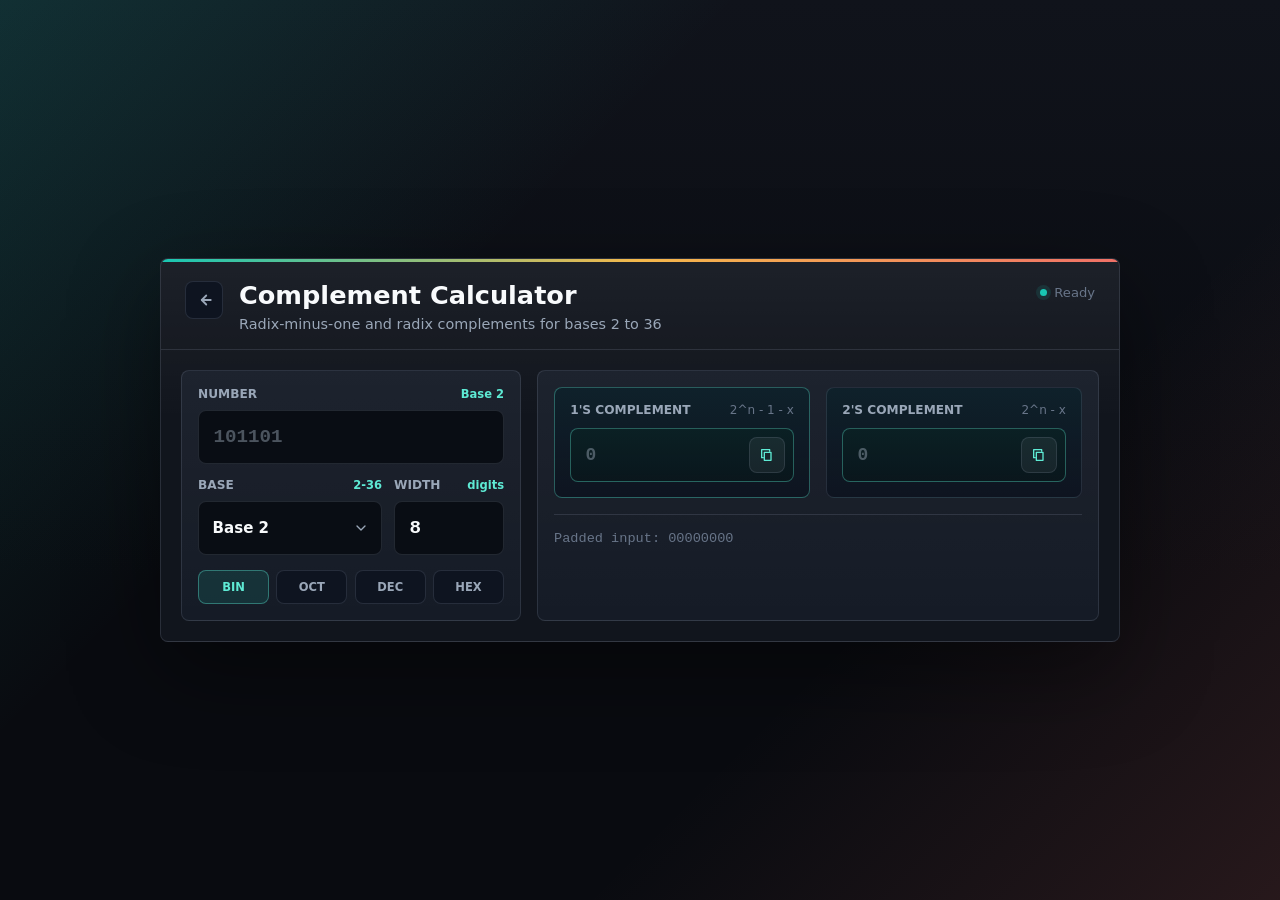
<file: complements.html>
<!DOCTYPE html>
<html lang="en">

<head>
    <meta charset="UTF-8">
    <meta name="viewport" content="width=device-width, initial-scale=1.0">
    <title>Complement Calculator</title>
    <link rel="stylesheet" href="assets/css/complements.css">
</head>

<body>
    <div class="container">
        <header>
            <a class="back-btn" href="index.html" aria-label="Back to home" title="Back to home">
                <svg viewBox="0 0 24 24" fill="none" stroke="currentColor" stroke-width="2.4">
                    <path stroke-linecap="round" stroke-linejoin="round" d="M15 18l-6-6 6-6" />
                    <path stroke-linecap="round" stroke-linejoin="round" d="M9 12h12" />
                </svg>
            </a>
            <div>
                <h1>Complement Calculator</h1>
                <p class="subtitle">Radix-minus-one and radix complements for bases 2 to 36</p>
            </div>
            <div class="status-line" id="statusLine">
                <span class="status-dot"></span>
                <span id="statusText">Ready</span>
            </div>
        </header>

        <div class="workspace">
            <section class="panel">
                <div class="control-stack">
                    <div>
                        <label for="inputValue">
                            <span>Number</span>
                            <span id="baseDisplay">Base 2</span>
                        </label>
                        <input type="text" id="inputValue" placeholder="101101" autocomplete="off">
                    </div>

                    <div class="split-row">
                        <div>
                            <label for="baseSelect">
                                <span>Base</span>
                                <span>2-36</span>
                            </label>
                            <select id="baseSelect" aria-label="Base"></select>
                        </div>
                        <div>
                            <label for="widthInput">
                                <span>Width</span>
                                <span>digits</span>
                            </label>
                            <input type="number" id="widthInput" min="1" max="256" value="8" inputmode="numeric">
                        </div>
                    </div>

                    <div class="base-shortcuts" aria-label="Base presets">
                        <button class="preset-btn" type="button" data-base="2">BIN</button>
                        <button class="preset-btn" type="button" data-base="8">OCT</button>
                        <button class="preset-btn" type="button" data-base="10">DEC</button>
                        <button class="preset-btn" type="button" data-base="16">HEX</button>
                    </div>
                </div>
            </section>

            <section class="panel">
                <div class="result-grid">
                    <div class="result-card primary">
                        <div class="result-topline">
                            <span class="result-title" id="minusOneTitle">1's complement</span>
                            <span class="result-formula" id="minusOneFormula">b - 1</span>
                        </div>
                        <div class="output-wrapper">
                            <input type="text" id="minusOneOutput" class="output-field" readonly placeholder="0">
                            <button class="copy-btn" type="button" data-copy="minusOneOutput" title="Copy result"
                                aria-label="Copy radix-minus-one complement">
                                <svg xmlns="http://www.w3.org/2000/svg" fill="none" viewBox="0 0 24 24"
                                    stroke="currentColor" stroke-width="2">
                                    <path stroke-linecap="round" stroke-linejoin="round"
                                        d="M8 8h10v12H8z M6 16H4V4h12v2" />
                                </svg>
                            </button>
                        </div>
                    </div>

                    <div class="result-card">
                        <div class="result-topline">
                            <span class="result-title" id="radixTitle">2's complement</span>
                            <span class="result-formula" id="radixFormula">b^n - x</span>
                        </div>
                        <div class="output-wrapper">
                            <input type="text" id="radixOutput" class="output-field" readonly placeholder="0">
                            <button class="copy-btn" type="button" data-copy="radixOutput" title="Copy result"
                                aria-label="Copy radix complement">
                                <svg xmlns="http://www.w3.org/2000/svg" fill="none" viewBox="0 0 24 24"
                                    stroke="currentColor" stroke-width="2">
                                    <path stroke-linecap="round" stroke-linejoin="round"
                                        d="M8 8h10v12H8z M6 16H4V4h12v2" />
                                </svg>
                            </button>
                        </div>
                    </div>
                </div>

                <div class="normalized" id="normalizedValue">Padded input: 00000000</div>
            </section>
        </div>
    </div>

    <div id="toast" class="toast">Copied to clipboard!</div>
    <script src="assets/js/complements.js"></script>

</body>

</html>
</file>
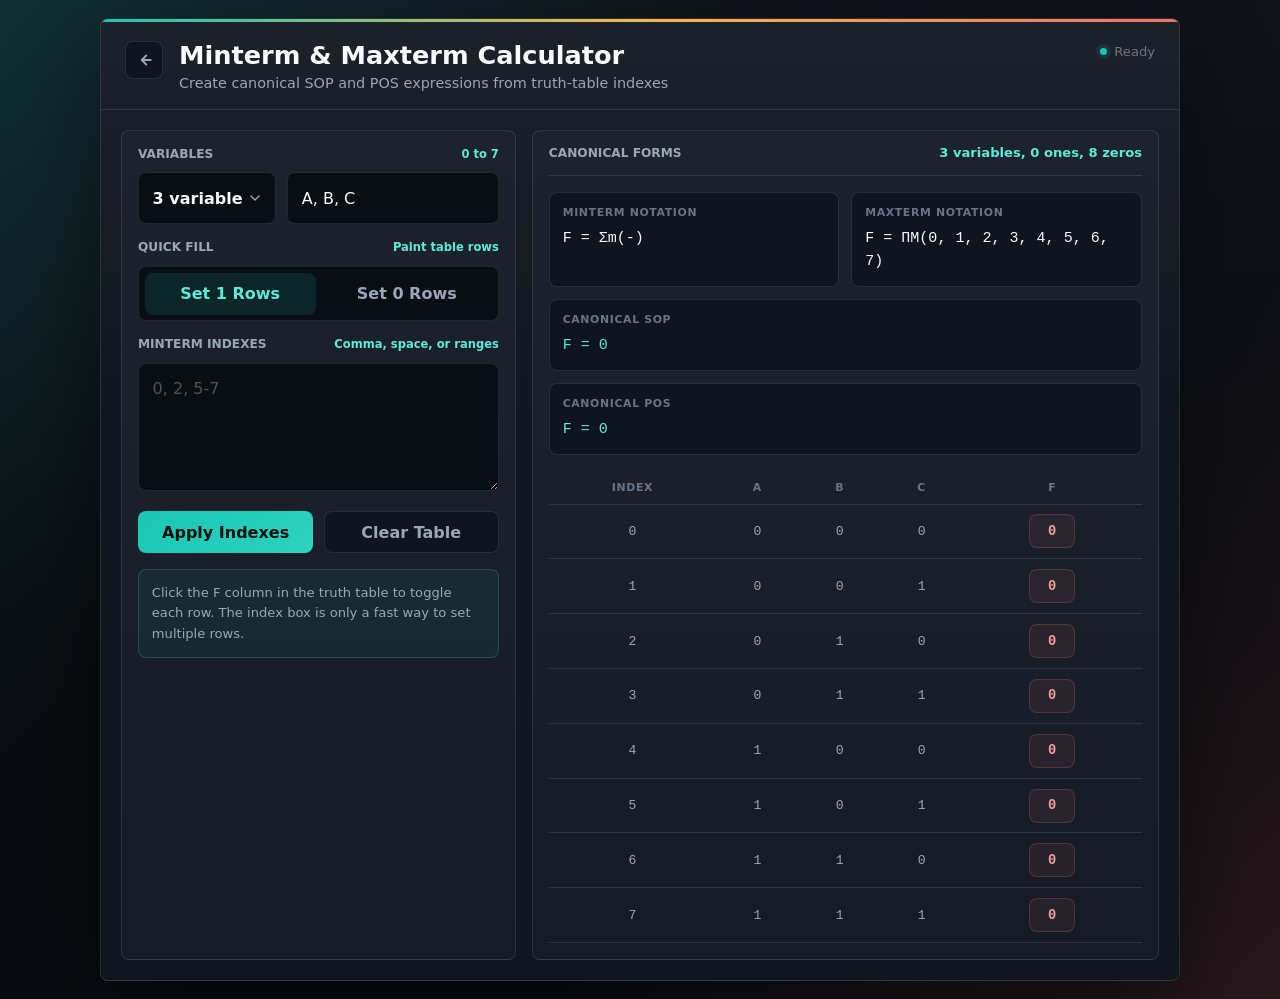
<file: minterm-maxterm.html>
<!DOCTYPE html>
<html lang="en">

<head>
    <meta charset="UTF-8">
    <meta name="viewport" content="width=device-width, initial-scale=1.0">
    <title>Minterm &amp; Maxterm Calculator</title>
    <link rel="stylesheet" href="assets/css/minterm-maxterm.css">
</head>

<body>
    <div class="container">
        <header>
            <a class="back-btn" href="index.html" aria-label="Back to home" title="Back to home">
                <svg viewBox="0 0 24 24" fill="none" stroke="currentColor" stroke-width="2.4">
                    <path stroke-linecap="round" stroke-linejoin="round" d="M15 18l-6-6 6-6" />
                    <path stroke-linecap="round" stroke-linejoin="round" d="M9 12h12" />
                </svg>
            </a>
            <div>
                <h1>Minterm &amp; Maxterm Calculator</h1>
                <p class="subtitle">Create canonical SOP and POS expressions from truth-table indexes</p>
            </div>
            <div class="status-line" id="statusLine">
                <span class="status-dot"></span>
                <span id="statusText">Ready</span>
            </div>
        </header>

        <main class="workspace">
            <section class="panel controls-panel">
                <label for="variableCount">
                    <span>Variables</span>
                    <span id="rangeText">0 to 7</span>
                </label>
                <div class="control-grid">
                    <select id="variableCount" aria-label="Number of variables">
                        <option value="1">1 variable</option>
                        <option value="2">2 variables</option>
                        <option value="3" selected>3 variables</option>
                        <option value="4">4 variables</option>
                        <option value="5">5 variables</option>
                        <option value="6">6 variables</option>
                    </select>
                    <input type="text" id="variableNames" value="A, B, C" autocomplete="off"
                        aria-label="Variable names">
                </div>

                <label class="mode-label">
                    <span>Quick Fill</span>
                    <span>Paint table rows</span>
                </label>
                <div class="mode-toggle" role="group" aria-label="Input type">
                    <button class="mode-btn active" type="button" data-mode="minterm">Set 1 Rows</button>
                    <button class="mode-btn" type="button" data-mode="maxterm">Set 0 Rows</button>
                </div>

                <label for="termIndexes">
                    <span id="termLabel">Minterm Indexes</span>
                    <span>Comma, space, or ranges</span>
                </label>
                <textarea id="termIndexes" rows="4" placeholder="0, 2, 5-7" autocomplete="off"></textarea>

                <div class="action-row">
                    <button class="action-btn" type="button" id="generateBtn">Apply Indexes</button>
                    <button class="action-btn secondary" type="button" id="clearBtn">Clear Table</button>
                </div>

                <div class="hint-box">
                    Click the F column in the truth table to toggle each row. The index box is only a fast way to set
                    multiple rows.
                </div>
            </section>

            <section class="panel results-panel">
                <div class="summary">
                    <span class="summary-title">Canonical Forms</span>
                    <span class="summary-value" id="summaryValue">Waiting for input</span>
                </div>

                <div class="result-grid">
                    <article class="result-card">
                        <span class="result-label">Minterm Notation</span>
                        <div class="result-value" id="mintermNotation">-</div>
                    </article>
                    <article class="result-card">
                        <span class="result-label">Maxterm Notation</span>
                        <div class="result-value" id="maxtermNotation">-</div>
                    </article>
                    <article class="result-card wide">
                        <span class="result-label">Canonical SOP</span>
                        <div class="result-value expression" id="sopExpression">-</div>
                    </article>
                    <article class="result-card wide">
                        <span class="result-label">Canonical POS</span>
                        <div class="result-value expression" id="posExpression">-</div>
                    </article>
                </div>

                <div class="table-wrap" id="tableHost">
                    <div class="empty-state">Build the truth table to calculate canonical forms.</div>
                </div>
            </section>
        </main>
    </div>
    <script src="assets/js/minterm-maxterm.js"></script>
</body>

</html>
</file>
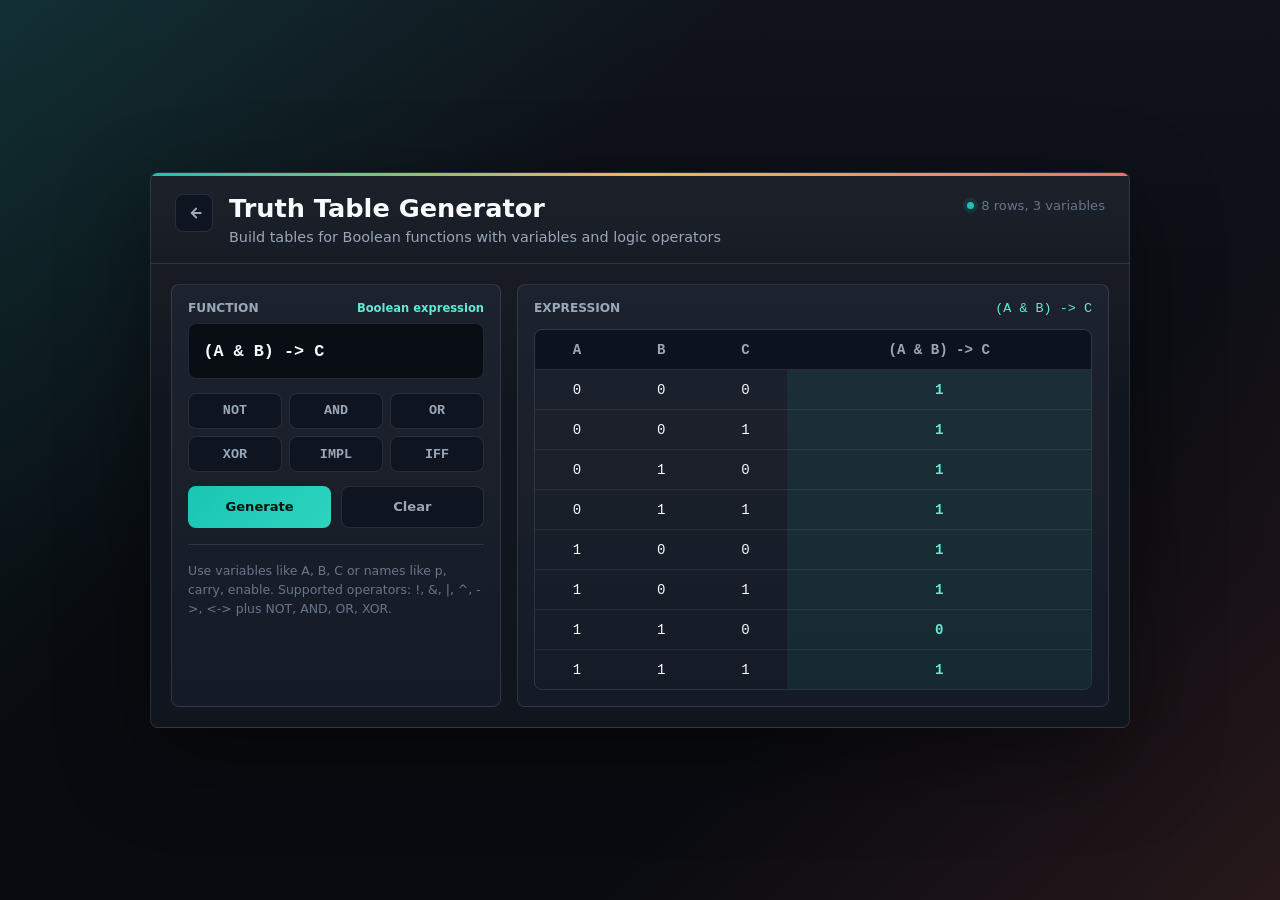
<file: truth-table.html>
<!DOCTYPE html>
<html lang="en">

<head>
    <meta charset="UTF-8">
    <meta name="viewport" content="width=device-width, initial-scale=1.0">
    <title>Truth Table Generator</title>
    <link rel="stylesheet" href="assets/css/truth-table.css">
</head>

<body>
    <div class="container">
        <header>
            <a class="back-btn" href="index.html" aria-label="Back to home" title="Back to home">
                <svg viewBox="0 0 24 24" fill="none" stroke="currentColor" stroke-width="2.4">
                    <path stroke-linecap="round" stroke-linejoin="round" d="M15 18l-6-6 6-6" />
                    <path stroke-linecap="round" stroke-linejoin="round" d="M9 12h12" />
                </svg>
            </a>
            <div>
                <h1>Truth Table Generator</h1>
                <p class="subtitle">Build tables for Boolean functions with variables and logic operators</p>
            </div>
            <div class="status-line" id="statusLine">
                <span class="status-dot"></span>
                <span id="statusText">Ready</span>
            </div>
        </header>

        <div class="workspace">
            <section class="panel">
                <label for="expressionInput">
                    <span>Function</span>
                    <span>Boolean expression</span>
                </label>
                <input type="text" id="expressionInput" placeholder="(A & B) -> C" autocomplete="off">

                <div class="token-grid" aria-label="Operator shortcuts">
                    <button class="token-btn" type="button" data-token="!">NOT</button>
                    <button class="token-btn" type="button" data-token="&">AND</button>
                    <button class="token-btn" type="button" data-token="|">OR</button>
                    <button class="token-btn" type="button" data-token="^">XOR</button>
                    <button class="token-btn" type="button" data-token="->">IMPL</button>
                    <button class="token-btn" type="button" data-token="<->">IFF</button>
                </div>

                <div class="action-row">
                    <button class="action-btn" type="button" id="generateBtn">Generate</button>
                    <button class="action-btn secondary" type="button" id="clearBtn">Clear</button>
                </div>

                <div class="hint-box">
                    Use variables like A, B, C or names like p, carry, enable. Supported operators:
                    !, &, |, ^, ->, <-> plus NOT, AND, OR, XOR.
                </div>
            </section>

            <section class="panel">
                <div class="summary">
                    <span class="summary-title">Expression</span>
                    <span class="summary-value" id="expressionSummary">-</span>
                </div>
                <div id="tableHost" class="empty-state">Enter a Boolean function to generate a truth table.</div>
            </section>
        </div>
    </div>
    <script src="assets/js/truth-table.js"></script>

</body>

</html>
</file>
<file: assets/css/index.css>
:root {
            --bg-color: #090b10;
            --panel: #11151d;
            --panel-strong: #151b26;
            --field: #090d14;
            --field-raised: #0e1420;
            --text-primary: #f8fafc;
            --text-secondary: #9aa7b8;
            --text-muted: #687589;
            --accent: #19c6b3;
            --accent-hover: #5eead4;
            --accent-soft: rgba(25, 198, 179, 0.13);
            --amber: #f5b84b;
            --amber-soft: rgba(245, 184, 75, 0.13);
            --coral: #f07167;
            --coral-soft: rgba(240, 113, 103, 0.13);
            --border: rgba(148, 163, 184, 0.18);
            --border-strong: rgba(148, 163, 184, 0.28);
            --shadow: 0 32px 96px rgba(0, 0, 0, 0.52);
        }

        * {
            box-sizing: border-box;
            margin: 0;
            padding: 0;
            -webkit-tap-highlight-color: transparent;
        }

        body {
            background:
                radial-gradient(ellipse 75% 55% at 10% 5%, rgba(25, 198, 179, 0.11), transparent),
                radial-gradient(ellipse 60% 45% at 90% 95%, rgba(240, 113, 103, 0.10), transparent),
                var(--bg-color);
            color: var(--text-primary);
            font-family: Inter, 'Segoe UI', system-ui, -apple-system, sans-serif;
            min-height: 100vh;
            display: flex;
            justify-content: center;
            align-items: center;
            padding: 24px 18px;
            padding-top: max(24px, env(safe-area-inset-top));
            padding-bottom: max(24px, env(safe-area-inset-bottom));
        }

        body::before {
            content: '';
            position: fixed;
            inset: 0;
            background-image: radial-gradient(circle, rgba(148, 163, 184, 0.065) 1px, transparent 1px);
            background-size: 28px 28px;
            pointer-events: none;
            z-index: 0;
        }

        /* ── CONTAINER ───────────────────────────── */
        .container {
            background:
                linear-gradient(175deg, rgba(255, 255, 255, 0.052) 0%, transparent 45%),
                var(--panel);
            border: 1px solid var(--border);
            border-radius: 12px;
            box-shadow: var(--shadow);
            width: 100%;
            max-width: 920px;
            overflow: hidden;
            position: relative;
            z-index: 1;
        }

        .container::before {
            content: '';
            position: absolute;
            inset: 0 0 auto;
            height: 3px;
            background: linear-gradient(90deg, var(--accent), var(--amber), var(--coral));
            z-index: 2;
        }

        /* ── HERO ────────────────────────────────── */
        .hero {
            padding: 2.75rem 2.5rem 2.4rem;
            border-bottom: 1px solid var(--border);
            position: relative;
            overflow: hidden;
        }

        .hero-deco {
            position: absolute;
            right: 0;
            top: 0;
            bottom: 0;
            width: 340px;
            pointer-events: none;
            opacity: 0.7;
        }

        .suite-badge {
            display: inline-flex;
            align-items: center;
            gap: 8px;
            background: var(--accent-soft);
            border: 1px solid rgba(94, 234, 212, 0.28);
            border-radius: 999px;
            padding: 5px 14px 5px 10px;
            font-size: 0.72rem;
            font-weight: 720;
            color: var(--accent-hover);
            letter-spacing: 0.025em;
            margin-bottom: 1.5rem;
            animation: fadeUp 0.45s ease both;
        }

        .badge-dot {
            width: 7px;
            height: 7px;
            border-radius: 50%;
            background: var(--accent);
            box-shadow: 0 0 0 3px rgba(25, 198, 179, 0.22);
            flex-shrink: 0;
            animation: dotPulse 2.6s ease-in-out infinite;
        }

        @keyframes dotPulse {

            0%,
            100% {
                box-shadow: 0 0 0 3px rgba(25, 198, 179, 0.22);
            }

            50% {
                box-shadow: 0 0 0 5px rgba(25, 198, 179, 0.08);
            }
        }

        .hero-title {
            font-size: clamp(1.95rem, 4.8vw, 2.8rem);
            font-weight: 820;
            line-height: 1.1;
            letter-spacing: -0.025em;
            margin-bottom: 1rem;
            animation: fadeUp 0.45s ease 0.08s both;
        }

        .hero-title .accent-line {
            color: var(--accent);
        }

        .hero-subtitle {
            color: var(--text-secondary);
            font-size: 0.97rem;
            line-height: 1.67;
            max-width: 430px;
            animation: fadeUp 0.45s ease 0.16s both;
        }

        /* ── TOOLS ───────────────────────────────── */
        .tools-section {
            padding: 1.8rem 2rem 2rem;
        }

        .section-header {
            display: flex;
            align-items: center;
            justify-content: space-between;
            margin-bottom: 1.1rem;
            animation: fadeUp 0.45s ease 0.22s both;
        }

        .section-label {
            font-size: 0.7rem;
            font-weight: 760;
            text-transform: uppercase;
            letter-spacing: 0.1em;
            color: var(--text-muted);
        }

        .section-count {
            display: inline-flex;
            align-items: center;
            gap: 6px;
            font-size: 0.72rem;
            color: var(--text-muted);
        }

        .section-count::before {
            content: '';
            width: 5px;
            height: 5px;
            border-radius: 50%;
            background: var(--text-muted);
            opacity: 0.6;
        }

        .tools-grid {
            display: grid;
            grid-template-columns: repeat(3, 1fr);
            gap: 0.9rem;
        }

        /* ── CARD ────────────────────────────────── */
        .tool-card {
            background:
                linear-gradient(155deg, rgba(255, 255, 255, 0.04) 0%, transparent 55%),
                var(--panel-strong);
            border: 1px solid var(--border);
            border-radius: 10px;
            padding: 1.35rem 1.3rem 1.15rem;
            text-decoration: none;
            color: inherit;
            display: flex;
            flex-direction: column;
            gap: 0.8rem;
            position: relative;
            overflow: hidden;
            cursor: pointer;
            transition: transform 0.22s ease, border-color 0.22s ease, box-shadow 0.22s ease;
        }

        .tool-card:nth-child(1) {
            animation: fadeUp 0.45s ease 0.3s both;
        }

        .tool-card:nth-child(2) {
            animation: fadeUp 0.45s ease 0.38s both;
        }

        .tool-card:nth-child(3) {
            animation: fadeUp 0.45s ease 0.46s both;
        }

        .tool-card:nth-child(4) {
            animation: fadeUp 0.45s ease 0.54s both;
        }

        .tool-card:nth-child(5) {
            animation: fadeUp 0.45s ease 0.62s both;
        }

        .tool-card::after {
            content: '';
            position: absolute;
            bottom: 0;
            left: 10%;
            right: 10%;
            height: 1.5px;
            background: linear-gradient(90deg, transparent, var(--c-raw), transparent);
            opacity: 0;
            transition: opacity 0.25s ease;
        }

        .tool-card:hover {
            transform: translateY(-6px);
            border-color: var(--c-border);
            box-shadow:
                0 18px 44px rgba(0, 0, 0, 0.42),
                0 0 0 1px var(--c-border),
                0 0 22px var(--c-glow);
        }

        .tool-card:hover::after {
            opacity: 1;
        }

        .tool-card.teal {
            --c-raw: #19c6b3;
            --c-soft: var(--accent-soft);
            --c-label: var(--accent-hover);
            --c-border: rgba(25, 198, 179, 0.38);
            --c-glow: rgba(25, 198, 179, 0.09);
        }

        .tool-card.amber {
            --c-raw: #f5b84b;
            --c-soft: var(--amber-soft);
            --c-label: #fcd47a;
            --c-border: rgba(245, 184, 75, 0.38);
            --c-glow: rgba(245, 184, 75, 0.09);
        }

        .tool-card.coral {
            --c-raw: #f07167;
            --c-soft: var(--coral-soft);
            --c-label: #f59d97;
            --c-border: rgba(240, 113, 103, 0.38);
            --c-glow: rgba(240, 113, 103, 0.09);
        }

        .card-icon {
            width: 42px;
            height: 42px;
            border-radius: 9px;
            background: var(--c-soft);
            border: 1px solid rgba(148, 163, 184, 0.14);
            display: flex;
            align-items: center;
            justify-content: center;
            color: var(--c-label);
            flex-shrink: 0;
            transition: border-color 0.22s, background 0.22s;
        }

        .tool-card:hover .card-icon {
            border-color: var(--c-border);
        }

        .card-icon svg {
            width: 20px;
            height: 20px;
        }

        .card-title {
            font-size: 1rem;
            font-weight: 740;
            color: var(--text-primary);
            line-height: 1.25;
        }

        .card-desc {
            font-size: 0.825rem;
            color: var(--text-secondary);
            line-height: 1.6;
            flex: 1;
        }

        .card-tags {
            display: flex;
            flex-wrap: wrap;
            gap: 0.35rem;
        }

        .tag {
            font-size: 0.64rem;
            font-weight: 720;
            text-transform: uppercase;
            letter-spacing: 0.05em;
            color: var(--text-muted);
            background: rgba(148, 163, 184, 0.07);
            border: 1px solid rgba(148, 163, 184, 0.12);
            border-radius: 4px;
            padding: 3px 8px;
        }

        .card-footer {
            display: flex;
            align-items: center;
            justify-content: flex-end;
            padding-top: 0.75rem;
            border-top: 1px solid var(--border);
        }

        .launch-link {
            display: inline-flex;
            align-items: center;
            gap: 5px;
            font-size: 0.78rem;
            font-weight: 730;
            color: var(--c-label);
            opacity: 0.6;
            transition: opacity 0.2s, gap 0.2s;
        }

        .tool-card:hover .launch-link {
            opacity: 1;
            gap: 9px;
        }

        .launch-link svg {
            width: 13px;
            height: 13px;
            transition: transform 0.2s;
        }

        .tool-card:hover .launch-link svg {
            transform: translateX(2px);
        }

        /* ── IMPROVED FOOTER ─────────────────────── */
        .site-footer {
            border-top: 1px solid var(--border);
            padding: 1.25rem 2rem;
            display: flex;
            align-items: center;
            justify-content: space-between;
            gap: 1.5rem;
            animation: fadeUp 0.45s ease 0.52s both;
            background: linear-gradient(180deg, transparent, rgba(148, 163, 184, 0.015));
        }

        .footer-left {
            display: flex;
            align-items: center;
            gap: 12px;
        }

        .footer-text {
            font-size: 0.78rem;
            color: var(--text-muted);
            letter-spacing: 0.01em;
            font-weight: 500;
        }

        .footer-link {
            color: var(--text-secondary);
            text-decoration: none;
            font-weight: 600;
            display: inline-block;
            position: relative;
            transition: color 0.25s ease;
        }

        .footer-link::after {
            content: "";
            position: absolute;
            left: 0;
            bottom: -2px;
            width: 100%;
            height: 1.5px;
            background: linear-gradient(90deg, var(--accent), var(--accent-hover), var(--accent));
            background-size: 200% 100%;
            transform: scaleX(0);
            transform-origin: right;
            transition: transform 0.3s cubic-bezier(0.4, 0, 0.2, 1);
        }

        .footer-link:hover {
            color: var(--accent-hover);
        }

        .footer-link:hover::after {
            transform: scaleX(1);
            transform-origin: left;
            animation: glowMove 2s linear infinite;
        }

        .footer-dots {
            display: flex;
            gap: 5px;
            align-items: center;
        }

        .footer-dot {
            width: 5px;
            height: 5px;
            border-radius: 50%;
            opacity: 0.6;
        }

        .footer-right {
            display: flex;
            align-items: center;
        }

        .github-btn {
            display: inline-flex;
            align-items: center;
            gap: 8px;
            padding: 6px 12px;
            background: rgba(148, 163, 184, 0.05);
            border: 1px solid var(--border);
            border-radius: 6px;
            color: var(--text-secondary);
            font-size: 0.75rem;
            font-weight: 600;
            text-decoration: none;
            transition: all 0.2s ease;
        }

        .github-btn svg {
            width: 14px;
            height: 14px;
            fill: currentColor;
        }

        .github-btn:hover {
            background: var(--accent-soft);
            border-color: rgba(25, 198, 179, 0.35);
            color: var(--accent-hover);
            box-shadow: 0 0 12px rgba(25, 198, 179, 0.1);
        }

        @keyframes glowMove {
            0% {
                background-position: 0% 50%;
            }

            100% {
                background-position: 200% 50%;
            }
        }

        @keyframes fadeUp {
            from {
                opacity: 0;
                transform: translateY(13px);
            }

            to {
                opacity: 1;
                transform: translateY(0);
            }
        }

        /* ── RESPONSIVE ──────────────────────────── */
        @media (max-width: 740px) {
            body {
                align-items: flex-start;
                padding: 16px 12px;
            }

            .hero {
                padding: 2rem 1.25rem 1.75rem;
            }

            .hero-deco {
                display: none;
            }

            .tools-section {
                padding: 1.25rem;
            }

            .site-footer {
                padding: 1.25rem;
                flex-direction: column;
                gap: 1rem;
                text-align: center;
            }

            .footer-left {
                flex-direction: column;
                gap: 8px;
            }

            .tools-grid {
                grid-template-columns: 1fr;
                gap: 0.75rem;
            }
        }

        @media (min-width: 741px) and (max-width: 900px) {
            .tools-grid {
                grid-template-columns: 1fr 1fr;
            }

            .tool-card:last-child {
                grid-column: 1 / -1;
            }
        }
</file>
<file: assets/css/base-converter.css>
:root {
            --bg-color: #090b10;
            --panel: #11151d;
            --panel-strong: #151b26;
            --field: #090d14;
            --field-raised: #0e1420;
            --text-primary: #f8fafc;
            --text-secondary: #9aa7b8;
            --text-muted: #687589;
            --accent: #19c6b3;
            --accent-hover: #5eead4;
            --accent-soft: rgba(25, 198, 179, 0.13);
            --amber: #f5b84b;
            --coral: #f07167;
            --border: rgba(148, 163, 184, 0.18);
            --border-strong: rgba(148, 163, 184, 0.28);
            --error: #fb7185;
            --error-soft: rgba(251, 113, 133, 0.12);
            --shadow: 0 30px 90px rgba(0, 0, 0, 0.42);
        }

        * {
            box-sizing: border-box;
            margin: 0;
            padding: 0;
            -webkit-tap-highlight-color: transparent;
        }

        body {
            background:
                linear-gradient(135deg, rgba(25, 198, 179, 0.16), transparent 34%),
                linear-gradient(315deg, rgba(240, 113, 103, 0.13), transparent 32%),
                linear-gradient(180deg, #10131b 0%, var(--bg-color) 64%);
            color: var(--text-primary);
            font-family: Inter, 'Segoe UI', system-ui, -apple-system, sans-serif;
            min-height: 100vh;
            display: flex;
            justify-content: center;
            align-items: center;
            padding: 18px;
            padding-top: max(18px, env(safe-area-inset-top));
            padding-bottom: max(18px, env(safe-area-inset-bottom));
        }

        button,
        input,
        select {
            font: inherit;
        }

        .container {
            background:
                linear-gradient(180deg, rgba(255, 255, 255, 0.05), transparent 42%),
                var(--panel);
            border: 1px solid var(--border);
            border-radius: 8px;
            box-shadow: var(--shadow);
            width: 100%;
            max-width: 860px;
            overflow: hidden;
            position: relative;
        }

        .container::before {
            content: "";
            position: absolute;
            inset: 0 0 auto;
            height: 3px;
            background: linear-gradient(90deg, var(--accent), var(--amber), var(--coral));
        }

        header {
            align-items: flex-start;
            border-bottom: 1px solid var(--border);
            display: grid;
            grid-template-columns: auto minmax(0, 1fr) auto;
            justify-content: initial;
            gap: 1rem;
            padding: 1.35rem 1.5rem 1.1rem;
        }

        .back-btn {
            align-items: center;
            align-self: flex-start;
            background: var(--field-raised);
            border: 1px solid var(--border);
            border-radius: 8px;
            color: var(--text-secondary);
            display: inline-flex;
            height: 38px;
            justify-content: center;
            text-decoration: none;
            transition: background-color 0.18s, border-color 0.18s, color 0.18s;
            width: 38px;
        }

        .back-btn:hover,
        .back-btn:focus-visible {
            background: var(--accent-soft);
            border-color: rgba(94, 234, 212, 0.38);
            color: var(--accent-hover);
        }

        .back-btn:focus-visible {
            outline: 3px solid rgba(94, 234, 212, 0.28);
            outline-offset: 3px;
        }

        .back-btn svg {
            height: 18px;
            width: 18px;
        }

        h1 {
            color: var(--text-primary);
            font-size: 1.6rem;
            font-weight: 760;
            letter-spacing: 0;
            line-height: 1.12;
            margin-bottom: 0.38rem;
        }

        p.subtitle {
            color: var(--text-secondary);
            font-size: 0.9rem;
        }

        .status-line {
            align-items: center;
            color: var(--text-muted);
            display: flex;
            flex: 0 0 auto;
            font-size: 0.82rem;
            gap: 0.45rem;
            min-height: 1.25rem;
            padding-top: 0.15rem;
        }

        .status-dot {
            background: var(--accent);
            border-radius: 50%;
            box-shadow: 0 0 0 4px rgba(25, 198, 179, 0.12);
            height: 7px;
            width: 7px;
        }

        .status-line.error .status-dot {
            background: var(--error);
            box-shadow: 0 0 0 4px rgba(251, 113, 133, 0.12);
        }

        .workspace {
            display: grid;
            gap: 1rem;
            grid-template-columns: minmax(0, 1fr) auto minmax(0, 1fr);
            padding: 1.25rem;
        }

        .input-group {
            background:
                linear-gradient(180deg, rgba(255, 255, 255, 0.035), transparent),
                var(--panel-strong);
            border: 1px solid var(--border);
            border-radius: 8px;
            min-width: 0;
            padding: 1rem;
            position: relative;
        }

        label {
            align-items: center;
            color: var(--text-secondary);
            display: flex;
            font-size: 0.76rem;
            font-weight: 760;
            justify-content: space-between;
            letter-spacing: 0;
            margin-bottom: 0.8rem;
            text-transform: uppercase;
        }

        label span:last-child {
            color: var(--accent-hover);
            font-size: 0.72rem;
            text-transform: none;
        }

        .input-wrapper {
            display: grid;
            gap: 0.7rem;
            grid-template-columns: minmax(0, 1fr) 112px;
        }

        input,
        select {
            background-color: var(--field);
            border: 1px solid var(--border);
            border-radius: 8px;
            color: var(--text-primary);
            outline: none;
            transition: border-color 0.18s, box-shadow 0.18s, background-color 0.18s;
        }

        input {
            font-family: 'Cascadia Mono', 'SFMono-Regular', Consolas, 'Courier New', monospace;
            font-size: 1.35rem;
            font-weight: 650;
            min-height: 58px;
            min-width: 0;
            padding: 0 0.9rem;
            width: 100%;
        }

        input::placeholder {
            color: rgba(154, 167, 184, 0.46);
        }

        input:focus,
        select:focus {
            border-color: rgba(94, 234, 212, 0.78);
            box-shadow: 0 0 0 3px rgba(25, 198, 179, 0.14);
        }

        input.invalid {
            background: var(--error-soft);
            border-color: rgba(251, 113, 133, 0.74);
            color: #fecdd3;
        }

        select {
            appearance: none;
            background-image: url("data:image/svg+xml;charset=UTF-8,%3csvg xmlns='http://www.w3.org/2000/svg' viewBox='0 0 24 24' fill='none' stroke='%239aa7b8' stroke-width='2' stroke-linecap='round' stroke-linejoin='round'%3e%3cpolyline points='6 9 12 15 18 9'%3e%3c/polyline%3e%3c/svg%3e");
            background-position: right 12px center;
            background-repeat: no-repeat;
            background-size: 16px;
            cursor: pointer;
            font-size: 0.94rem;
            font-weight: 700;
            min-height: 58px;
            padding: 0 2rem 0 0.85rem;
        }

        select option {
            background-color: #111827;
            color: var(--text-primary);
        }

        .base-shortcuts {
            display: grid;
            gap: 0.45rem;
            grid-template-columns: repeat(4, minmax(0, 1fr));
            margin-top: 0.75rem;
        }

        .preset-btn {
            background: var(--field-raised);
            border: 1px solid var(--border);
            border-radius: 8px;
            color: var(--text-secondary);
            cursor: pointer;
            font-size: 0.72rem;
            font-weight: 760;
            min-height: 34px;
            transition: background-color 0.18s, border-color 0.18s, color 0.18s;
        }

        .preset-btn:hover,
        .preset-btn.active {
            background: var(--accent-soft);
            border-color: rgba(94, 234, 212, 0.38);
            color: var(--accent-hover);
        }

        .swap-container {
            align-items: center;
            display: flex;
            justify-content: center;
            padding-top: 2.25rem;
            z-index: 5;
        }

        .swap-btn,
        .copy-btn {
            align-items: center;
            border: none;
            cursor: pointer;
            display: flex;
            justify-content: center;
        }

        .swap-btn {
            background: linear-gradient(135deg, var(--accent), #2dd4bf);
            border-radius: 50%;
            box-shadow: 0 14px 30px rgba(25, 198, 179, 0.24);
            color: #04110f;
            height: 48px;
            transition: transform 0.24s, box-shadow 0.24s;
            width: 48px;
        }

        .swap-btn:hover {
            box-shadow: 0 18px 36px rgba(25, 198, 179, 0.32);
            transform: rotate(180deg) scale(1.04);
        }

        .swap-btn:focus-visible,
        .copy-btn:focus-visible,
        .preset-btn:focus-visible {
            outline: 3px solid rgba(94, 234, 212, 0.28);
            outline-offset: 3px;
        }

        .swap-btn svg {
            height: 19px;
            width: 19px;
        }

        .output-wrapper {
            position: relative;
        }

        .output-field {
            background:
                linear-gradient(180deg, rgba(25, 198, 179, 0.1), rgba(25, 198, 179, 0.05)),
                var(--field);
            border-color: rgba(94, 234, 212, 0.34);
            color: var(--accent-hover);
            cursor: pointer;
            padding-right: 3.2rem;
        }

        .copy-btn {
            background: rgba(248, 250, 252, 0.06);
            border: 1px solid var(--border);
            border-radius: 8px;
            color: var(--accent-hover);
            height: 38px;
            position: absolute;
            right: 10px;
            top: 10px;
            transition: background-color 0.18s, border-color 0.18s, color 0.18s;
            width: 38px;
        }

        .copy-btn:hover {
            background: var(--accent-soft);
            border-color: rgba(94, 234, 212, 0.42);
            color: #ffffff;
        }

        .copy-btn svg {
            height: 17px;
            width: 17px;
        }

        .toast {
            background-color: #f8fafc;
            border-radius: 999px;
            bottom: 20px;
            box-shadow: 0 18px 34px rgba(0, 0, 0, 0.32);
            color: #090b10;
            font-size: 0.85rem;
            font-weight: 720;
            left: 50%;
            opacity: 0;
            padding: 10px 18px;
            pointer-events: none;
            position: fixed;
            transform: translateX(-50%) translateY(20px);
            transition: all 0.3s ease;
            white-space: nowrap;
            z-index: 100;
        }

        .toast.show {
            opacity: 1;
            transform: translateX(-50%) translateY(0);
        }

        @media (max-width: 760px) {
            body {
                align-items: flex-start;
            }

            header {
                display: block;
                padding: 1.2rem 1rem 1rem;
            }

            .status-line {
                margin-top: 0.85rem;
            }

            .workspace {
                display: flex;
                flex-direction: column;
                gap: 0.85rem;
                padding: 1rem;
            }

            .swap-container {
                margin: -0.15rem 0;
                padding-top: 0;
            }

            .swap-btn {
                height: 42px;
                width: 42px;
            }

            .input-wrapper {
                grid-template-columns: minmax(0, 1fr) 104px;
            }

            input {
                font-size: 1.08rem;
                min-height: 52px;
            }

            select {
                font-size: 0.86rem;
                min-height: 52px;
            }

            h1 {
                font-size: 1.35rem;
            }

            .back-btn {
                display: none;
            }
        }

        @media (max-width: 420px) {
            body {
                padding-left: 12px;
                padding-right: 12px;
            }

            .input-wrapper {
                grid-template-columns: 1fr;
            }

            .base-shortcuts {
                grid-template-columns: repeat(2, minmax(0, 1fr));
            }

            .copy-btn {
                height: 34px;
                top: 9px;
                width: 34px;
            }
        }
</file>
<file: assets/css/cheatsheet.css>
:root {
            --bg-color: #090b10;
            --panel: #11151d;
            --panel-strong: #151b26;
            --field: #090d14;
            --field-raised: #0e1420;
            --text-primary: #f8fafc;
            --text-secondary: #9aa7b8;
            --text-muted: #687589;
            --accent: #19c6b3;
            --accent-hover: #5eead4;
            --accent-soft: rgba(25, 198, 179, 0.13);
            --accent-soft2: rgba(25, 198, 179, 0.07);
            --amber: #f5b84b;
            --amber-soft: rgba(245, 184, 75, 0.12);
            --coral: #f07167;
            --coral-soft: rgba(240, 113, 103, 0.12);
            --border: rgba(148, 163, 184, 0.18);
            --border-strong: rgba(148, 163, 184, 0.28);
            --shadow: 0 30px 90px rgba(0, 0, 0, 0.42);
        }

        * {
            box-sizing: border-box;
            margin: 0;
            padding: 0;
            -webkit-tap-highlight-color: transparent;
        }

        body {
            background:
                linear-gradient(135deg, rgba(25, 198, 179, 0.16), transparent 34%),
                linear-gradient(315deg, rgba(240, 113, 103, 0.13), transparent 32%),
                linear-gradient(180deg, #10131b 0%, var(--bg-color) 64%);
            color: var(--text-primary);
            font-family: Inter, 'Segoe UI', system-ui, -apple-system, sans-serif;
            min-height: 100vh;
            display: flex;
            justify-content: center;
            align-items: flex-start;
            padding: 18px;
            padding-top: max(18px, env(safe-area-inset-top));
            padding-bottom: max(36px, env(safe-area-inset-bottom));
        }

        .container {
            background:
                linear-gradient(180deg, rgba(255, 255, 255, 0.05), transparent 42%),
                var(--panel);
            border: 1px solid var(--border);
            border-radius: 8px;
            box-shadow: var(--shadow);
            width: 100%;
            max-width: 960px;
            overflow: hidden;
            position: relative;
        }

        .container::before {
            content: "";
            position: absolute;
            inset: 0 0 auto;
            height: 3px;
            background: linear-gradient(90deg, var(--accent), var(--amber), var(--coral));
        }

        header {
            align-items: flex-start;
            border-bottom: 1px solid var(--border);
            display: grid;
            grid-template-columns: auto minmax(0, 1fr) auto;
            justify-content: initial;
            gap: 1rem;
            padding: 1.35rem 1.5rem 1.1rem;
        }

        .back-btn {
            align-items: center;
            align-self: flex-start;
            background: var(--field-raised);
            border: 1px solid var(--border);
            border-radius: 8px;
            color: var(--text-secondary);
            display: inline-flex;
            height: 38px;
            justify-content: center;
            text-decoration: none;
            transition: background-color 0.18s, border-color 0.18s, color 0.18s;
            width: 38px;
        }

        .back-btn:hover,
        .back-btn:focus-visible {
            background: var(--accent-soft);
            border-color: rgba(94, 234, 212, 0.38);
            color: var(--accent-hover);
        }

        .back-btn:focus-visible {
            outline: 3px solid rgba(94, 234, 212, 0.28);
            outline-offset: 3px;
        }

        .back-btn svg {
            height: 18px;
            width: 18px;
        }

        h1 {
            color: var(--text-primary);
            font-size: 1.6rem;
            font-weight: 760;
            letter-spacing: 0;
            line-height: 1.12;
            margin-bottom: 0.38rem;
        }

        p.subtitle {
            color: var(--text-secondary);
            font-size: 0.9rem;
        }

        .status-line {
            align-items: center;
            color: var(--text-muted);
            display: flex;
            flex: 0 0 auto;
            font-size: 0.82rem;
            gap: 0.45rem;
            min-height: 1.25rem;
            padding-top: 0.15rem;
            white-space: nowrap;
        }

        .status-dot {
            background: var(--accent);
            border-radius: 50%;
            box-shadow: 0 0 0 4px rgba(25, 198, 179, 0.12);
            height: 7px;
            width: 7px;
            flex-shrink: 0;
        }

        /* Tab Navigation */
        .tab-nav {
            display: flex;
            gap: 0;
            border-bottom: 1px solid var(--border);
            padding: 0 1.5rem;
            overflow-x: auto;
            scrollbar-width: none;
        }

        .tab-nav::-webkit-scrollbar {
            display: none;
        }

        .tab-btn {
            background: none;
            border: none;
            border-bottom: 2px solid transparent;
            color: var(--text-muted);
            cursor: pointer;
            font: inherit;
            font-size: 0.8rem;
            font-weight: 700;
            letter-spacing: 0.03em;
            padding: 0.85rem 1rem;
            text-transform: uppercase;
            transition: color 0.18s, border-color 0.18s;
            white-space: nowrap;
            margin-bottom: -1px;
        }

        .tab-btn:hover {
            color: var(--text-secondary);
        }

        .tab-btn.active {
            color: var(--accent-hover);
            border-bottom-color: var(--accent);
        }

        /* Content panels */
        .tab-panel {
            display: none;
            padding: 1.25rem;
        }

        .tab-panel.active {
            display: block;
        }

        /* Section grid */
        .section-grid {
            display: grid;
            gap: 1rem;
            grid-template-columns: repeat(auto-fill, minmax(280px, 1fr));
        }

        .section-grid.two-col {
            grid-template-columns: repeat(auto-fill, minmax(380px, 1fr));
        }

        .section-grid.full {
            grid-template-columns: 1fr;
        }

        /* Cards */
        .card {
            background:
                linear-gradient(180deg, rgba(255, 255, 255, 0.035), transparent),
                var(--panel-strong);
            border: 1px solid var(--border);
            border-radius: 8px;
            padding: 1rem;
            position: relative;
        }

        .card-title {
            color: var(--text-secondary);
            font-size: 0.72rem;
            font-weight: 760;
            letter-spacing: 0.06em;
            text-transform: uppercase;
            margin-bottom: 0.85rem;
            display: flex;
            align-items: center;
            gap: 0.5rem;
        }

        .card-title-dot {
            width: 6px;
            height: 6px;
            border-radius: 50%;
            flex-shrink: 0;
        }

        .dot-accent {
            background: var(--accent);
        }

        .dot-amber {
            background: var(--amber);
        }

        .dot-coral {
            background: var(--coral);
        }

        /* Identity / law rows */
        .law-list {
            display: flex;
            flex-direction: column;
            gap: 0.45rem;
        }

        .law-row {
            display: flex;
            align-items: center;
            justify-content: space-between;
            gap: 0.75rem;
            background: var(--field);
            border: 1px solid var(--border);
            border-radius: 6px;
            padding: 0.55rem 0.8rem;
            transition: border-color 0.18s, background-color 0.18s;
            cursor: default;
        }

        .law-row:hover {
            border-color: rgba(94, 234, 212, 0.28);
            background: var(--field-raised);
        }

        .law-name {
            color: var(--text-muted);
            font-size: 0.73rem;
            font-weight: 600;
            min-width: 90px;
            flex-shrink: 0;
        }

        .law-expr {
            font-family: 'Cascadia Mono', 'SFMono-Regular', Consolas, 'Courier New', monospace;
            font-size: 0.92rem;
            font-weight: 650;
            color: var(--accent-hover);
            text-align: right;
            flex: 1;
        }

        .law-expr .op-and {
            color: var(--amber);
        }

        .law-expr .op-or {
            color: var(--coral);
        }

        .law-expr .op-not {
            color: #a78bfa;
        }

        .law-expr .op-xor {
            color: #60a5fa;
        }

        .law-expr .val-1 {
            color: var(--accent-hover);
        }

        .law-expr .val-0 {
            color: var(--text-muted);
        }

        /* Truth tables */
        .truth-table {
            width: 100%;
            border-collapse: collapse;
            font-family: 'Cascadia Mono', 'SFMono-Regular', Consolas, 'Courier New', monospace;
            font-size: 0.88rem;
        }

        .truth-table thead th {
            background: var(--field);
            border: 1px solid var(--border);
            color: var(--text-secondary);
            font-size: 0.72rem;
            font-weight: 760;
            letter-spacing: 0.05em;
            padding: 0.5rem 0.7rem;
            text-align: center;
            text-transform: uppercase;
        }

        .truth-table tbody td {
            border: 1px solid var(--border);
            padding: 0.45rem 0.7rem;
            text-align: center;
            background: var(--field-raised);
            transition: background-color 0.15s;
        }

        .truth-table tbody tr:hover td {
            background: rgba(25, 198, 179, 0.06);
        }

        .truth-table .v1 {
            color: var(--accent-hover);
            font-weight: 700;
        }

        .truth-table .v0 {
            color: var(--text-muted);
        }

        .truth-table thead th.result-col {
            color: var(--amber);
        }

        /* Gate symbol cards */
        .gates-grid {
            display: grid;
            gap: 1rem;
            grid-template-columns: repeat(auto-fill, minmax(260px, 1fr));
        }

        .gate-card {
            background:
                linear-gradient(180deg, rgba(255, 255, 255, 0.035), transparent),
                var(--panel-strong);
            border: 1px solid var(--border);
            border-radius: 8px;
            padding: 1rem;
        }

        .gate-card-header {
            display: flex;
            align-items: center;
            justify-content: space-between;
            margin-bottom: 0.75rem;
        }

        .gate-name {
            font-size: 0.85rem;
            font-weight: 760;
            color: var(--text-primary);
        }

        .gate-symbol-badge {
            font-family: 'Cascadia Mono', 'SFMono-Regular', Consolas, 'Courier New', monospace;
            font-size: 0.75rem;
            font-weight: 700;
            padding: 0.25rem 0.6rem;
            border-radius: 4px;
            background: var(--accent-soft);
            color: var(--accent-hover);
            border: 1px solid rgba(94, 234, 212, 0.22);
        }

        .gate-symbol-badge.amber {
            background: var(--amber-soft);
            color: var(--amber);
            border-color: rgba(245, 184, 75, 0.22);
        }

        .gate-symbol-badge.coral {
            background: var(--coral-soft);
            color: var(--coral);
            border-color: rgba(240, 113, 103, 0.22);
        }

        .gate-symbol-badge.violet {
            background: rgba(167, 139, 250, 0.12);
            color: #a78bfa;
            border-color: rgba(167, 139, 250, 0.22);
        }

        .gate-symbol-badge.blue {
            background: rgba(96, 165, 250, 0.12);
            color: #60a5fa;
            border-color: rgba(96, 165, 250, 0.22);
        }

        .gate-expr {
            font-family: 'Cascadia Mono', 'SFMono-Regular', Consolas, 'Courier New', monospace;
            font-size: 0.88rem;
            color: var(--text-secondary);
            margin-bottom: 0.75rem;
        }

        /* Inline truth table inside gate card */
        .mini-table {
            width: 100%;
            border-collapse: collapse;
            font-family: 'Cascadia Mono', 'SFMono-Regular', Consolas, 'Courier New', monospace;
            font-size: 0.82rem;
        }

        .mini-table th {
            background: var(--field);
            border: 1px solid var(--border);
            color: var(--text-muted);
            font-size: 0.68rem;
            font-weight: 760;
            padding: 0.35rem 0.5rem;
            text-align: center;
            letter-spacing: 0.04em;
            text-transform: uppercase;
        }

        .mini-table td {
            border: 1px solid var(--border);
            background: var(--field-raised);
            padding: 0.32rem 0.5rem;
            text-align: center;
        }

        .mini-table .v1 {
            color: var(--accent-hover);
            font-weight: 700;
        }

        .mini-table .v0 {
            color: var(--text-muted);
        }

        .mini-table th.r {
            color: var(--amber);
        }

        /* DeMorgan section */
        .demorgan-row {
            background: var(--field);
            border: 1px solid var(--border);
            border-radius: 6px;
            padding: 0.7rem 0.9rem;
            margin-bottom: 0.5rem;
            transition: border-color 0.18s;
        }

        .demorgan-row:hover {
            border-color: rgba(94, 234, 212, 0.28);
        }

        .demorgan-label {
            font-size: 0.69rem;
            font-weight: 700;
            color: var(--text-muted);
            text-transform: uppercase;
            letter-spacing: 0.06em;
            margin-bottom: 0.3rem;
        }

        .demorgan-expr {
            font-family: 'Cascadia Mono', 'SFMono-Regular', Consolas, 'Courier New', monospace;
            font-size: 1.05rem;
            font-weight: 650;
            color: var(--accent-hover);
        }

        .demorgan-eq {
            color: var(--text-muted);
            margin: 0 0.4rem;
        }

        /* SOP / POS */
        .form-block {
            background: var(--field);
            border: 1px solid var(--border);
            border-radius: 6px;
            padding: 0.75rem 0.9rem;
            margin-bottom: 0.5rem;
        }

        .form-block-label {
            font-size: 0.69rem;
            font-weight: 760;
            text-transform: uppercase;
            letter-spacing: 0.06em;
            margin-bottom: 0.35rem;
        }

        .form-block-label.amber {
            color: var(--amber);
        }

        .form-block-label.coral {
            color: var(--coral);
        }

        .form-block-expr {
            font-family: 'Cascadia Mono', 'SFMono-Regular', Consolas, 'Courier New', monospace;
            font-size: 0.9rem;
            color: var(--text-primary);
            line-height: 1.6;
        }

        .form-block-desc {
            font-size: 0.76rem;
            color: var(--text-muted);
            margin-top: 0.35rem;
        }

        /* Karnaugh map */
        .kmap-wrapper {
            overflow-x: auto;
        }

        .kmap-table {
            border-collapse: collapse;
            font-family: 'Cascadia Mono', 'SFMono-Regular', Consolas, 'Courier New', monospace;
            font-size: 0.85rem;
            margin: 0 auto;
        }

        .kmap-table th,
        .kmap-table td {
            border: 1px solid var(--border);
            text-align: center;
            min-width: 46px;
            height: 40px;
            padding: 0.3rem;
        }

        .kmap-table th {
            background: var(--field);
            color: var(--text-secondary);
            font-size: 0.72rem;
            font-weight: 760;
            letter-spacing: 0.04em;
        }

        .kmap-table td {
            background: var(--field-raised);
            color: var(--text-muted);
            cursor: pointer;
            transition: background-color 0.15s, color 0.15s;
        }

        .kmap-table td.v1 {
            color: var(--accent-hover);
            font-weight: 700;
            background: var(--accent-soft2);
        }

        .kmap-table td:hover {
            background: rgba(25, 198, 179, 0.1);
            border-color: rgba(94, 234, 212, 0.35);
        }

        .kmap-axis-label {
            font-size: 0.74rem;
            color: var(--text-muted);
            text-align: center;
            margin-top: 0.5rem;
        }

        .kmap-hint {
            font-size: 0.75rem;
            color: var(--text-muted);
            margin-top: 0.6rem;
            text-align: center;
        }

        /* Operator precedence */
        .precedence-list {
            display: flex;
            flex-direction: column;
            gap: 0.4rem;
        }

        .prec-row {
            display: flex;
            align-items: center;
            gap: 0.75rem;
            background: var(--field);
            border: 1px solid var(--border);
            border-radius: 6px;
            padding: 0.5rem 0.8rem;
        }

        .prec-rank {
            font-size: 0.68rem;
            font-weight: 760;
            color: var(--text-muted);
            min-width: 26px;
            border: 1px solid var(--border);
            border-radius: 4px;
            text-align: center;
            padding: 0.15rem 0.3rem;
        }

        .prec-op {
            font-family: 'Cascadia Mono', 'SFMono-Regular', Consolas, 'Courier New', monospace;
            font-size: 0.9rem;
            font-weight: 700;
            min-width: 60px;
        }

        .prec-desc {
            font-size: 0.78rem;
            color: var(--text-muted);
        }

        .prec-op.accent {
            color: var(--accent-hover);
        }

        .prec-op.amber {
            color: var(--amber);
        }

        .prec-op.coral {
            color: var(--coral);
        }

        .prec-op.violet {
            color: #a78bfa;
        }

        .prec-op.blue {
            color: #60a5fa;
        }

        /* Notation comparison */
        .notation-table {
            width: 100%;
            border-collapse: collapse;
            font-size: 0.84rem;
        }

        .notation-table th {
            background: var(--field);
            border: 1px solid var(--border);
            color: var(--text-secondary);
            font-size: 0.7rem;
            font-weight: 760;
            letter-spacing: 0.05em;
            padding: 0.5rem 0.7rem;
            text-align: center;
            text-transform: uppercase;
        }

        .notation-table td {
            border: 1px solid var(--border);
            background: var(--field-raised);
            padding: 0.35rem 0.7rem;
            text-align: center;
            font-family: 'Cascadia Mono', 'SFMono-Regular', Consolas, 'Courier New', monospace;
            font-size: 0.85rem;
            transition: background-color 0.15s;
            vertical-align: middle;
        }

        .notation-table tr:hover td {
            background: rgba(25, 198, 179, 0.06);
        }

        .notation-table .op-name {
            font-family: inherit;
            font-size: 0.8rem;
            color: var(--text-secondary);
            font-weight: 600;
        }

        @media (max-width: 760px) {
            body {
                align-items: flex-start;
            }

            header {
                display: block;
                padding: 1.2rem 1rem 1rem;
            }

            .status-line {
                margin-top: 0.85rem;
            }

            h1 {
                font-size: 1.35rem;
            }

            .tab-nav {
                padding: 0 1rem;
            }

            .tab-panel {
                padding: 1rem;
            }

            .section-grid,
            .section-grid.two-col {
                grid-template-columns: 1fr;
            }

            .gates-grid {
                grid-template-columns: 1fr;
            }

            .back-btn {
                display: none;
            }
        }

        @media (max-width: 420px) {
            body {
                padding-left: 12px;
                padding-right: 12px;
            }

            .tab-btn {
                font-size: 0.72rem;
                padding: 0.75rem 0.65rem;
            }
        }
</file>
<file: assets/css/complements.css>
:root {
            --bg-color: #090b10;
            --panel: #11151d;
            --panel-strong: #151b26;
            --field: #090d14;
            --field-raised: #0e1420;
            --text-primary: #f8fafc;
            --text-secondary: #9aa7b8;
            --text-muted: #687589;
            --accent: #19c6b3;
            --accent-hover: #5eead4;
            --accent-soft: rgba(25, 198, 179, 0.13);
            --amber: #f5b84b;
            --coral: #f07167;
            --border: rgba(148, 163, 184, 0.18);
            --error: #fb7185;
            --error-soft: rgba(251, 113, 133, 0.12);
            --shadow: 0 30px 90px rgba(0, 0, 0, 0.42);
        }

        * {
            box-sizing: border-box;
            margin: 0;
            padding: 0;
            -webkit-tap-highlight-color: transparent;
        }

        body {
            background:
                linear-gradient(135deg, rgba(25, 198, 179, 0.16), transparent 34%),
                linear-gradient(315deg, rgba(240, 113, 103, 0.13), transparent 32%),
                linear-gradient(180deg, #10131b 0%, var(--bg-color) 64%);
            color: var(--text-primary);
            font-family: Inter, 'Segoe UI', system-ui, -apple-system, sans-serif;
            min-height: 100vh;
            display: flex;
            justify-content: center;
            align-items: center;
            padding: 18px;
            padding-top: max(18px, env(safe-area-inset-top));
            padding-bottom: max(18px, env(safe-area-inset-bottom));
        }

        button,
        input,
        select {
            font: inherit;
        }

        .container {
            background:
                linear-gradient(180deg, rgba(255, 255, 255, 0.05), transparent 42%),
                var(--panel);
            border: 1px solid var(--border);
            border-radius: 8px;
            box-shadow: var(--shadow);
            max-width: 960px;
            overflow: hidden;
            position: relative;
            width: 100%;
        }

        .container::before {
            content: "";
            position: absolute;
            inset: 0 0 auto;
            height: 3px;
            background: linear-gradient(90deg, var(--accent), var(--amber), var(--coral));
        }

        header {
            align-items: flex-start;
            border-bottom: 1px solid var(--border);
            display: grid;
            gap: 1rem;
            grid-template-columns: auto minmax(0, 1fr) auto;
            justify-content: initial;
            padding: 1.35rem 1.5rem 1.1rem;
        }

        .back-btn {
            align-items: center;
            align-self: flex-start;
            background: var(--field-raised);
            border: 1px solid var(--border);
            border-radius: 8px;
            color: var(--text-secondary);
            display: inline-flex;
            height: 38px;
            justify-content: center;
            text-decoration: none;
            transition: background-color 0.18s, border-color 0.18s, color 0.18s;
            width: 38px;
        }

        .back-btn:hover,
        .back-btn:focus-visible {
            background: var(--accent-soft);
            border-color: rgba(94, 234, 212, 0.38);
            color: var(--accent-hover);
        }

        .back-btn:focus-visible {
            outline: 3px solid rgba(94, 234, 212, 0.28);
            outline-offset: 3px;
        }

        .back-btn svg {
            height: 18px;
            width: 18px;
        }

        h1 {
            color: var(--text-primary);
            font-size: 1.6rem;
            font-weight: 760;
            letter-spacing: 0;
            line-height: 1.12;
            margin-bottom: 0.38rem;
        }

        .subtitle {
            color: var(--text-secondary);
            font-size: 0.9rem;
        }

        .status-line {
            align-items: center;
            color: var(--text-muted);
            display: flex;
            flex: 0 0 auto;
            font-size: 0.82rem;
            gap: 0.45rem;
            min-height: 1.25rem;
            padding-top: 0.15rem;
        }

        .status-dot {
            background: var(--accent);
            border-radius: 50%;
            box-shadow: 0 0 0 4px rgba(25, 198, 179, 0.12);
            height: 7px;
            width: 7px;
        }

        .status-line.error .status-dot {
            background: var(--error);
            box-shadow: 0 0 0 4px rgba(251, 113, 133, 0.12);
        }

        .workspace {
            display: grid;
            gap: 1rem;
            grid-template-columns: 340px minmax(0, 1fr);
            padding: 1.25rem;
        }

        .panel {
            background:
                linear-gradient(180deg, rgba(255, 255, 255, 0.035), transparent),
                var(--panel-strong);
            border: 1px solid var(--border);
            border-radius: 8px;
            min-width: 0;
            padding: 1rem;
        }

        .control-stack {
            display: grid;
            gap: 0.9rem;
        }

        label {
            color: var(--text-secondary);
            display: flex;
            font-size: 0.76rem;
            font-weight: 760;
            justify-content: space-between;
            letter-spacing: 0;
            margin-bottom: 0.55rem;
            text-transform: uppercase;
        }

        label span:last-child {
            color: var(--accent-hover);
            font-size: 0.72rem;
            text-transform: none;
        }

        input,
        select {
            background-color: var(--field);
            border: 1px solid var(--border);
            border-radius: 8px;
            color: var(--text-primary);
            min-height: 54px;
            outline: none;
            transition: border-color 0.18s, box-shadow 0.18s, background-color 0.18s;
            width: 100%;
        }

        input {
            font-family: 'Cascadia Mono', 'SFMono-Regular', Consolas, 'Courier New', monospace;
            font-size: 1.2rem;
            font-weight: 650;
            padding: 0 0.9rem;
        }

        input::placeholder {
            color: rgba(154, 167, 184, 0.46);
        }

        input:focus,
        select:focus {
            border-color: rgba(94, 234, 212, 0.78);
            box-shadow: 0 0 0 3px rgba(25, 198, 179, 0.14);
        }

        input.invalid {
            background: var(--error-soft);
            border-color: rgba(251, 113, 133, 0.74);
            color: #fecdd3;
        }

        select {
            appearance: none;
            background-image: url("data:image/svg+xml;charset=UTF-8,%3csvg xmlns='http://www.w3.org/2000/svg' viewBox='0 0 24 24' fill='none' stroke='%239aa7b8' stroke-width='2' stroke-linecap='round' stroke-linejoin='round'%3e%3cpolyline points='6 9 12 15 18 9'%3e%3c/polyline%3e%3c/svg%3e");
            background-position: right 12px center;
            background-repeat: no-repeat;
            background-size: 16px;
            cursor: pointer;
            font-size: 0.94rem;
            font-weight: 700;
            padding: 0 2rem 0 0.85rem;
        }

        select option {
            background-color: #111827;
            color: var(--text-primary);
        }

        .split-row {
            display: grid;
            gap: 0.75rem;
            grid-template-columns: minmax(0, 1fr) 110px;
        }

        .base-shortcuts {
            display: grid;
            gap: 0.45rem;
            grid-template-columns: repeat(4, minmax(0, 1fr));
        }

        .preset-btn,
        .copy-btn {
            align-items: center;
            border: none;
            cursor: pointer;
            display: flex;
            justify-content: center;
        }

        .preset-btn {
            background: var(--field-raised);
            border: 1px solid var(--border);
            border-radius: 8px;
            color: var(--text-secondary);
            font-size: 0.72rem;
            font-weight: 760;
            min-height: 34px;
            transition: background-color 0.18s, border-color 0.18s, color 0.18s;
        }

        .preset-btn:hover,
        .preset-btn.active {
            background: var(--accent-soft);
            border-color: rgba(94, 234, 212, 0.38);
            color: var(--accent-hover);
        }

        .result-grid {
            display: grid;
            gap: 1rem;
            grid-template-columns: repeat(2, minmax(0, 1fr));
        }

        .result-card {
            background:
                linear-gradient(180deg, rgba(25, 198, 179, 0.07), transparent),
                var(--field-raised);
            border: 1px solid var(--border);
            border-radius: 8px;
            min-width: 0;
            padding: 0.95rem;
        }

        .result-card.primary {
            border-color: rgba(94, 234, 212, 0.34);
        }

        .result-topline {
            align-items: center;
            display: flex;
            justify-content: space-between;
            margin-bottom: 0.65rem;
        }

        .result-title {
            color: var(--text-secondary);
            font-size: 0.76rem;
            font-weight: 760;
            text-transform: uppercase;
        }

        .result-formula {
            color: var(--text-muted);
            font-size: 0.75rem;
        }

        .output-wrapper {
            position: relative;
        }

        .output-field {
            background:
                linear-gradient(180deg, rgba(25, 198, 179, 0.1), rgba(25, 198, 179, 0.05)),
                var(--field);
            border-color: rgba(94, 234, 212, 0.34);
            color: var(--accent-hover);
            cursor: pointer;
            font-size: 1.12rem;
            padding-right: 3.2rem;
        }

        .copy-btn {
            background: rgba(248, 250, 252, 0.06);
            border: 1px solid var(--border);
            border-radius: 8px;
            color: var(--accent-hover);
            height: 36px;
            position: absolute;
            right: 9px;
            top: 9px;
            transition: background-color 0.18s, border-color 0.18s, color 0.18s;
            width: 36px;
        }

        .copy-btn:hover {
            background: var(--accent-soft);
            border-color: rgba(94, 234, 212, 0.42);
            color: #ffffff;
        }

        .copy-btn svg {
            height: 16px;
            width: 16px;
        }

        .normalized {
            border-top: 1px solid var(--border);
            color: var(--text-muted);
            font-family: 'Cascadia Mono', 'SFMono-Regular', Consolas, 'Courier New', monospace;
            font-size: 0.85rem;
            margin-top: 1rem;
            overflow-wrap: anywhere;
            padding-top: 1rem;
        }

        .toast {
            background-color: #f8fafc;
            border-radius: 999px;
            bottom: 20px;
            box-shadow: 0 18px 34px rgba(0, 0, 0, 0.32);
            color: #090b10;
            font-size: 0.85rem;
            font-weight: 720;
            left: 50%;
            opacity: 0;
            padding: 10px 18px;
            pointer-events: none;
            position: fixed;
            transform: translateX(-50%) translateY(20px);
            transition: all 0.3s ease;
            white-space: nowrap;
            z-index: 100;
        }

        .toast.show {
            opacity: 1;
            transform: translateX(-50%) translateY(0);
        }

        @media (max-width: 840px) {
            body {
                align-items: flex-start;
            }

            header {
                display: block;
                padding: 1.2rem 1rem 1rem;
            }

            .status-line {
                margin-top: 0.85rem;
            }

            .workspace,
            .result-grid {
                grid-template-columns: 1fr;
            }

            .workspace {
                padding: 1rem;
            }

            .back-btn {
                display: none;
            }
        }

        @media (max-width: 430px) {
            body {
                padding-left: 12px;
                padding-right: 12px;
            }

            h1 {
                font-size: 1.34rem;
            }

            .split-row,
            .base-shortcuts {
                grid-template-columns: 1fr 1fr;
            }

            input,
            select {
                min-height: 50px;
            }
        }
</file>
<file: assets/css/minterm-maxterm.css>
:root {
    --bg-color: #090b10;
    --panel: #11151d;
    --panel-strong: #151b26;
    --field: #090d14;
    --field-raised: #0e1420;
    --text-primary: #f8fafc;
    --text-secondary: #9aa7b8;
    --text-muted: #687589;
    --accent: #19c6b3;
    --accent-hover: #5eead4;
    --accent-soft: rgba(25, 198, 179, 0.13);
    --amber: #f5b84b;
    --amber-soft: rgba(245, 184, 75, 0.13);
    --coral: #f07167;
    --border: rgba(148, 163, 184, 0.18);
    --border-strong: rgba(148, 163, 184, 0.28);
    --error: #fb7185;
    --error-soft: rgba(251, 113, 133, 0.12);
    --shadow: 0 30px 90px rgba(0, 0, 0, 0.42);
}

* {
    box-sizing: border-box;
    margin: 0;
    padding: 0;
    -webkit-tap-highlight-color: transparent;
}

body {
    align-items: center;
    background:
        linear-gradient(135deg, rgba(25, 198, 179, 0.16), transparent 34%),
        linear-gradient(315deg, rgba(240, 113, 103, 0.13), transparent 32%),
        linear-gradient(180deg, #10131b 0%, var(--bg-color) 64%);
    color: var(--text-primary);
    display: flex;
    font-family: Inter, 'Segoe UI', system-ui, -apple-system, sans-serif;
    justify-content: center;
    min-height: 100vh;
    padding: 18px;
    padding-bottom: max(18px, env(safe-area-inset-bottom));
    padding-top: max(18px, env(safe-area-inset-top));
}

button,
input,
select,
textarea {
    font: inherit;
}

.container {
    background:
        linear-gradient(180deg, rgba(255, 255, 255, 0.05), transparent 42%),
        var(--panel);
    border: 1px solid var(--border);
    border-radius: 8px;
    box-shadow: var(--shadow);
    max-width: 1080px;
    overflow: hidden;
    position: relative;
    width: 100%;
}

.container::before {
    background: linear-gradient(90deg, var(--accent), var(--amber), var(--coral));
    content: "";
    height: 3px;
    inset: 0 0 auto;
    position: absolute;
}

header {
    align-items: flex-start;
    border-bottom: 1px solid var(--border);
    display: grid;
    gap: 1rem;
    grid-template-columns: auto minmax(0, 1fr) auto;
    justify-content: initial;
    padding: 1.35rem 1.5rem 1.1rem;
}

.back-btn {
    align-items: center;
    align-self: flex-start;
    background: var(--field-raised);
    border: 1px solid var(--border);
    border-radius: 8px;
    color: var(--text-secondary);
    display: inline-flex;
    height: 38px;
    justify-content: center;
    text-decoration: none;
    transition: background-color 0.18s, border-color 0.18s, color 0.18s;
    width: 38px;
}

.back-btn:hover,
.back-btn:focus-visible {
    background: var(--accent-soft);
    border-color: rgba(94, 234, 212, 0.38);
    color: var(--accent-hover);
}

.back-btn:focus-visible {
    outline: 3px solid rgba(94, 234, 212, 0.28);
    outline-offset: 3px;
}

.back-btn svg {
    height: 18px;
    width: 18px;
}

h1 {
    color: var(--text-primary);
    font-size: 1.6rem;
    font-weight: 760;
    letter-spacing: 0;
    line-height: 1.12;
    margin-bottom: 0.38rem;
}

.subtitle {
    color: var(--text-secondary);
    font-size: 0.9rem;
}

.status-line {
    align-items: center;
    color: var(--text-muted);
    display: flex;
    flex: 0 0 auto;
    font-size: 0.82rem;
    gap: 0.45rem;
    min-height: 1.25rem;
    padding-top: 0.15rem;
}

.status-dot {
    background: var(--accent);
    border-radius: 50%;
    box-shadow: 0 0 0 4px rgba(25, 198, 179, 0.12);
    height: 7px;
    width: 7px;
}

.status-line.error .status-dot {
    background: var(--error);
    box-shadow: 0 0 0 4px rgba(251, 113, 133, 0.12);
}

.workspace {
    display: grid;
    gap: 1rem;
    grid-template-columns: minmax(280px, 0.85fr) minmax(0, 1.35fr);
    padding: 1.25rem;
}

.panel {
    background:
        linear-gradient(180deg, rgba(255, 255, 255, 0.035), transparent),
        var(--panel-strong);
    border: 1px solid var(--border);
    border-radius: 8px;
    min-width: 0;
    padding: 1rem;
}

label,
.mode-label {
    align-items: center;
    color: var(--text-secondary);
    display: flex;
    font-size: 0.76rem;
    font-weight: 760;
    justify-content: space-between;
    letter-spacing: 0;
    margin-bottom: 0.72rem;
    text-transform: uppercase;
}

label:not(:first-child),
.mode-label {
    margin-top: 1rem;
}

label span:last-child,
.mode-label span:last-child {
    color: var(--accent-hover);
    font-size: 0.72rem;
    text-transform: none;
}

.control-grid {
    display: grid;
    gap: 0.7rem;
    grid-template-columns: 138px minmax(0, 1fr);
}

input,
select,
textarea {
    background-color: var(--field);
    border: 1px solid var(--border);
    border-radius: 8px;
    color: var(--text-primary);
    outline: none;
    transition: border-color 0.18s, box-shadow 0.18s, background-color 0.18s;
    width: 100%;
}

input,
select {
    min-height: 52px;
    padding: 0 0.85rem;
}

select {
    appearance: none;
    background-image: url("data:image/svg+xml;charset=UTF-8,%3csvg xmlns='http://www.w3.org/2000/svg' viewBox='0 0 24 24' fill='none' stroke='%239aa7b8' stroke-width='2' stroke-linecap='round' stroke-linejoin='round'%3e%3cpolyline points='6 9 12 15 18 9'%3e%3c/polyline%3e%3c/svg%3e");
    background-position: right 12px center;
    background-repeat: no-repeat;
    background-size: 16px;
    cursor: pointer;
    font-weight: 700;
    padding-right: 2rem;
}

select option {
    background-color: #111827;
    color: var(--text-primary);
}

textarea {
    line-height: 1.55;
    min-height: 116px;
    padding: 0.85rem;
    resize: vertical;
}

input::placeholder,
textarea::placeholder {
    color: rgba(154, 167, 184, 0.46);
}

input:focus,
select:focus,
textarea:focus {
    border-color: rgba(94, 234, 212, 0.78);
    box-shadow: 0 0 0 3px rgba(25, 198, 179, 0.14);
}

.mode-toggle {
    background: var(--field);
    border: 1px solid var(--border);
    border-radius: 8px;
    display: grid;
    gap: 0.35rem;
    grid-template-columns: 1fr 1fr;
    padding: 0.35rem;
}

.mode-btn,
.action-btn {
    border: 0;
    border-radius: 8px;
    cursor: pointer;
    font-weight: 760;
    min-height: 42px;
    transition: background-color 0.18s, border-color 0.18s, color 0.18s, transform 0.18s;
}

.mode-btn {
    background: transparent;
    color: var(--text-secondary);
}

.mode-btn:hover,
.mode-btn.active {
    background: var(--accent-soft);
    color: var(--accent-hover);
}

.action-row {
    display: grid;
    gap: 0.65rem;
    grid-template-columns: 1fr 1fr;
    margin-top: 1rem;
}

.action-btn {
    background: linear-gradient(135deg, var(--accent), #2dd4bf);
    color: #04110f;
}

.action-btn:hover {
    transform: translateY(-1px);
}

.action-btn.secondary {
    background: var(--field-raised);
    border: 1px solid var(--border);
    color: var(--text-secondary);
}

.action-btn:focus-visible,
.mode-btn:focus-visible {
    outline: 3px solid rgba(94, 234, 212, 0.28);
    outline-offset: 3px;
}

.hint-box {
    background: rgba(25, 198, 179, 0.07);
    border: 1px solid rgba(94, 234, 212, 0.18);
    border-radius: 8px;
    color: var(--text-secondary);
    font-size: 0.82rem;
    line-height: 1.55;
    margin-top: 1rem;
    padding: 0.8rem;
}

.summary {
    align-items: center;
    border-bottom: 1px solid var(--border);
    display: flex;
    gap: 1rem;
    justify-content: space-between;
    margin: -0.1rem 0 1rem;
    padding-bottom: 0.9rem;
}

.summary-title {
    color: var(--text-secondary);
    font-size: 0.76rem;
    font-weight: 760;
    letter-spacing: 0;
    text-transform: uppercase;
}

.summary-value {
    color: var(--accent-hover);
    font-size: 0.82rem;
    font-weight: 720;
    text-align: right;
}

.result-grid {
    display: grid;
    gap: 0.75rem;
    grid-template-columns: 1fr 1fr;
}

.result-card {
    background: var(--field-raised);
    border: 1px solid var(--border);
    border-radius: 8px;
    min-width: 0;
    padding: 0.8rem;
}

.result-card.wide {
    grid-column: 1 / -1;
}

.result-label {
    color: var(--text-muted);
    display: block;
    font-size: 0.68rem;
    font-weight: 760;
    letter-spacing: 0.06em;
    margin-bottom: 0.5rem;
    text-transform: uppercase;
}

.result-value {
    color: var(--text-primary);
    font-family: 'Cascadia Mono', 'SFMono-Regular', Consolas, 'Courier New', monospace;
    font-size: 0.94rem;
    line-height: 1.55;
    overflow-wrap: anywhere;
}

.result-value.expression {
    color: var(--accent-hover);
}

.table-wrap {
    margin-top: 1rem;
    overflow-x: auto;
}

.truth-table {
    border-collapse: collapse;
    min-width: 100%;
}

.truth-table th,
.truth-table td {
    border-bottom: 1px solid var(--border);
    color: var(--text-secondary);
    font-family: 'Cascadia Mono', 'SFMono-Regular', Consolas, 'Courier New', monospace;
    font-size: 0.82rem;
    padding: 0.62rem 0.7rem;
    text-align: center;
}

.truth-table th {
    color: var(--text-muted);
    font-family: Inter, 'Segoe UI', system-ui, -apple-system, sans-serif;
    font-size: 0.68rem;
    font-weight: 760;
    letter-spacing: 0.06em;
    text-transform: uppercase;
}

.truth-table td.output-one {
    color: var(--accent-hover);
    font-weight: 760;
}

.truth-table td.output-zero {
    color: #f59d97;
    font-weight: 760;
}

.output-toggle {
    align-items: center;
    border: 1px solid var(--border);
    border-radius: 8px;
    cursor: pointer;
    display: inline-flex;
    font-family: 'Cascadia Mono', 'SFMono-Regular', Consolas, 'Courier New', monospace;
    font-size: 0.86rem;
    font-weight: 780;
    height: 34px;
    justify-content: center;
    min-width: 46px;
    transition: background-color 0.18s, border-color 0.18s, color 0.18s, transform 0.18s;
}

.output-toggle:hover {
    transform: translateY(-1px);
}

.output-toggle:focus-visible {
    outline: 3px solid rgba(94, 234, 212, 0.28);
    outline-offset: 3px;
}

.output-toggle.is-one {
    background: var(--accent-soft);
    border-color: rgba(94, 234, 212, 0.38);
    color: var(--accent-hover);
}

.output-toggle.is-zero {
    background: rgba(240, 113, 103, 0.08);
    border-color: rgba(240, 113, 103, 0.22);
    color: #f59d97;
}

.empty-state {
    align-items: center;
    background: rgba(148, 163, 184, 0.05);
    border: 1px dashed var(--border-strong);
    border-radius: 8px;
    color: var(--text-muted);
    display: flex;
    font-size: 0.9rem;
    justify-content: center;
    min-height: 160px;
    padding: 1rem;
    text-align: center;
}

@media (max-width: 900px) {
    body {
        align-items: flex-start;
    }

    .workspace {
        grid-template-columns: 1fr;
    }


}

@media (max-width: 560px) {
    body {
        padding-left: 12px;
        padding-right: 12px;
    }

    header {
        display: block;
        padding: 1.2rem 1rem 1rem;
    }

    .status-line {
        margin-top: 0.85rem;
    }

    .workspace {
        padding: 1rem;
    }

    .control-grid,
    .result-grid {
        grid-template-columns: 1fr;
    }

    h1 {
        font-size: 1.35rem;
    }
    
    .back-btn {
        display: none;
    }
}
</file>
<file: assets/css/truth-table.css>
:root {
            --bg-color: #090b10;
            --panel: #11151d;
            --panel-strong: #151b26;
            --field: #090d14;
            --field-raised: #0e1420;
            --text-primary: #f8fafc;
            --text-secondary: #9aa7b8;
            --text-muted: #687589;
            --accent: #19c6b3;
            --accent-hover: #5eead4;
            --accent-soft: rgba(25, 198, 179, 0.13);
            --amber: #f5b84b;
            --coral: #f07167;
            --border: rgba(148, 163, 184, 0.18);
            --error: #fb7185;
            --error-soft: rgba(251, 113, 133, 0.12);
            --shadow: 0 30px 90px rgba(0, 0, 0, 0.42);
        }

        * {
            box-sizing: border-box;
            margin: 0;
            padding: 0;
            -webkit-tap-highlight-color: transparent;
        }

        body {
            background:
                linear-gradient(135deg, rgba(25, 198, 179, 0.16), transparent 34%),
                linear-gradient(315deg, rgba(240, 113, 103, 0.13), transparent 32%),
                linear-gradient(180deg, #10131b 0%, var(--bg-color) 64%);
            color: var(--text-primary);
            font-family: Inter, 'Segoe UI', system-ui, -apple-system, sans-serif;
            min-height: 100vh;
            display: flex;
            justify-content: center;
            align-items: center;
            padding: 18px;
            padding-top: max(18px, env(safe-area-inset-top));
            padding-bottom: max(18px, env(safe-area-inset-bottom));
        }

        button,
        input {
            font: inherit;
        }

        .container {
            background:
                linear-gradient(180deg, rgba(255, 255, 255, 0.05), transparent 42%),
                var(--panel);
            border: 1px solid var(--border);
            border-radius: 8px;
            box-shadow: var(--shadow);
            max-width: 980px;
            overflow: hidden;
            position: relative;
            width: 100%;
        }

        .container::before {
            content: "";
            position: absolute;
            inset: 0 0 auto;
            height: 3px;
            background: linear-gradient(90deg, var(--accent), var(--amber), var(--coral));
        }

        header {
            align-items: flex-start;
            border-bottom: 1px solid var(--border);
            display: grid;
            gap: 1rem;
            grid-template-columns: auto minmax(0, 1fr) auto;
            justify-content: initial;
            padding: 1.35rem 1.5rem 1.1rem;
        }

        .back-btn {
            align-items: center;
            align-self: flex-start;
            background: var(--field-raised);
            border: 1px solid var(--border);
            border-radius: 8px;
            color: var(--text-secondary);
            display: inline-flex;
            height: 38px;
            justify-content: center;
            text-decoration: none;
            transition: background-color 0.18s, border-color 0.18s, color 0.18s;
            width: 38px;
        }

        .back-btn:hover,
        .back-btn:focus-visible {
            background: var(--accent-soft);
            border-color: rgba(94, 234, 212, 0.38);
            color: var(--accent-hover);
        }

        .back-btn:focus-visible {
            outline: 3px solid rgba(94, 234, 212, 0.28);
            outline-offset: 3px;
        }

        .back-btn svg {
            height: 18px;
            width: 18px;
        }

        h1 {
            color: var(--text-primary);
            font-size: 1.6rem;
            font-weight: 760;
            letter-spacing: 0;
            line-height: 1.12;
            margin-bottom: 0.38rem;
        }

        .subtitle {
            color: var(--text-secondary);
            font-size: 0.9rem;
        }

        .status-line {
            align-items: center;
            color: var(--text-muted);
            display: flex;
            flex: 0 0 auto;
            font-size: 0.82rem;
            gap: 0.45rem;
            min-height: 1.25rem;
            padding-top: 0.15rem;
        }

        .status-dot {
            background: var(--accent);
            border-radius: 50%;
            box-shadow: 0 0 0 4px rgba(25, 198, 179, 0.12);
            height: 7px;
            width: 7px;
        }

        .status-line.error .status-dot {
            background: var(--error);
            box-shadow: 0 0 0 4px rgba(251, 113, 133, 0.12);
        }

        .workspace {
            display: grid;
            gap: 1rem;
            grid-template-columns: 330px minmax(0, 1fr);
            padding: 1.25rem;
        }

        .panel {
            background:
                linear-gradient(180deg, rgba(255, 255, 255, 0.035), transparent),
                var(--panel-strong);
            border: 1px solid var(--border);
            border-radius: 8px;
            min-width: 0;
            padding: 1rem;
        }

        label {
            color: var(--text-secondary);
            display: flex;
            font-size: 0.76rem;
            font-weight: 760;
            justify-content: space-between;
            letter-spacing: 0;
            margin-bottom: 0.55rem;
            text-transform: uppercase;
        }

        label span:last-child {
            color: var(--accent-hover);
            font-size: 0.72rem;
            text-transform: none;
        }

        input {
            background-color: var(--field);
            border: 1px solid var(--border);
            border-radius: 8px;
            color: var(--text-primary);
            font-family: 'Cascadia Mono', 'SFMono-Regular', Consolas, 'Courier New', monospace;
            font-size: 1.05rem;
            font-weight: 650;
            min-height: 56px;
            outline: none;
            padding: 0 0.9rem;
            transition: border-color 0.18s, box-shadow 0.18s, background-color 0.18s;
            width: 100%;
        }

        input::placeholder {
            color: rgba(154, 167, 184, 0.46);
        }

        input:focus {
            border-color: rgba(94, 234, 212, 0.78);
            box-shadow: 0 0 0 3px rgba(25, 198, 179, 0.14);
        }

        input.invalid {
            background: var(--error-soft);
            border-color: rgba(251, 113, 133, 0.74);
            color: #fecdd3;
        }

        .token-grid {
            display: grid;
            gap: 0.45rem;
            grid-template-columns: repeat(3, minmax(0, 1fr));
            margin-top: 0.85rem;
        }

        .token-btn,
        .action-btn {
            align-items: center;
            border: none;
            cursor: pointer;
            display: flex;
            justify-content: center;
        }

        .token-btn {
            background: var(--field-raised);
            border: 1px solid var(--border);
            border-radius: 8px;
            color: var(--text-secondary);
            font-family: 'Cascadia Mono', 'SFMono-Regular', Consolas, 'Courier New', monospace;
            font-size: 0.84rem;
            font-weight: 760;
            min-height: 36px;
            transition: background-color 0.18s, border-color 0.18s, color 0.18s;
        }

        .token-btn:hover {
            background: var(--accent-soft);
            border-color: rgba(94, 234, 212, 0.38);
            color: var(--accent-hover);
        }

        .action-row {
            display: grid;
            gap: 0.6rem;
            grid-template-columns: 1fr 1fr;
            margin-top: 0.85rem;
        }

        .action-btn {
            background: linear-gradient(135deg, var(--accent), #2dd4bf);
            border-radius: 8px;
            color: #04110f;
            font-size: 0.82rem;
            font-weight: 780;
            min-height: 42px;
            transition: transform 0.18s, box-shadow 0.18s;
        }

        .action-btn.secondary {
            background: var(--field-raised);
            border: 1px solid var(--border);
            color: var(--text-secondary);
        }

        .action-btn:hover {
            box-shadow: 0 12px 26px rgba(25, 198, 179, 0.18);
            transform: translateY(-1px);
        }

        .token-btn:focus-visible,
        .action-btn:focus-visible {
            outline: 3px solid rgba(94, 234, 212, 0.28);
            outline-offset: 3px;
        }

        .hint-box {
            border-top: 1px solid var(--border);
            color: var(--text-muted);
            font-size: 0.78rem;
            line-height: 1.55;
            margin-top: 1rem;
            padding-top: 1rem;
        }

        .summary {
            align-items: center;
            display: flex;
            gap: 0.6rem;
            justify-content: space-between;
            margin-bottom: 0.85rem;
        }

        .summary-title {
            color: var(--text-secondary);
            font-size: 0.76rem;
            font-weight: 760;
            text-transform: uppercase;
        }

        .summary-value {
            color: var(--accent-hover);
            font-family: 'Cascadia Mono', 'SFMono-Regular', Consolas, 'Courier New', monospace;
            font-size: 0.84rem;
            overflow-wrap: anywhere;
            text-align: right;
        }

        .table-wrap {
            border: 1px solid var(--border);
            border-radius: 8px;
            max-height: 520px;
            overflow: auto;
        }

        table {
            border-collapse: collapse;
            font-family: 'Cascadia Mono', 'SFMono-Regular', Consolas, 'Courier New', monospace;
            font-size: 0.88rem;
            min-width: 100%;
            text-align: center;
        }

        th,
        td {
            border-bottom: 1px solid rgba(148, 163, 184, 0.12);
            padding: 0.72rem 0.85rem;
            white-space: nowrap;
        }

        th {
            background: #0d131e;
            color: var(--text-secondary);
            font-weight: 760;
            position: sticky;
            top: 0;
            z-index: 1;
        }

        td {
            color: var(--text-primary);
        }

        td.result {
            background: rgba(25, 198, 179, 0.08);
            color: var(--accent-hover);
            font-weight: 780;
        }

        tr:last-child td {
            border-bottom: none;
        }

        .empty-state {
            align-items: center;
            border: 1px dashed var(--border);
            border-radius: 8px;
            color: var(--text-muted);
            display: flex;
            font-size: 0.9rem;
            justify-content: center;
            min-height: 260px;
            text-align: center;
            padding: 1.5rem;
        }

        @media (max-width: 820px) {
            body {
                align-items: flex-start;
            }

            header {
                display: block;
                padding: 1.2rem 1rem 1rem;
            }

            .status-line {
                margin-top: 0.85rem;
            }

            .workspace {
                grid-template-columns: 1fr;
                padding: 1rem;
            }

            .back-btn {
                display: none;
            }
        }

        @media (max-width: 430px) {
            body {
                padding-left: 12px;
                padding-right: 12px;
            }

            h1 {
                font-size: 1.34rem;
            }

            .token-grid {
                grid-template-columns: repeat(2, minmax(0, 1fr));
            }

            .action-row {
                grid-template-columns: 1fr;
            }

        }
</file>
